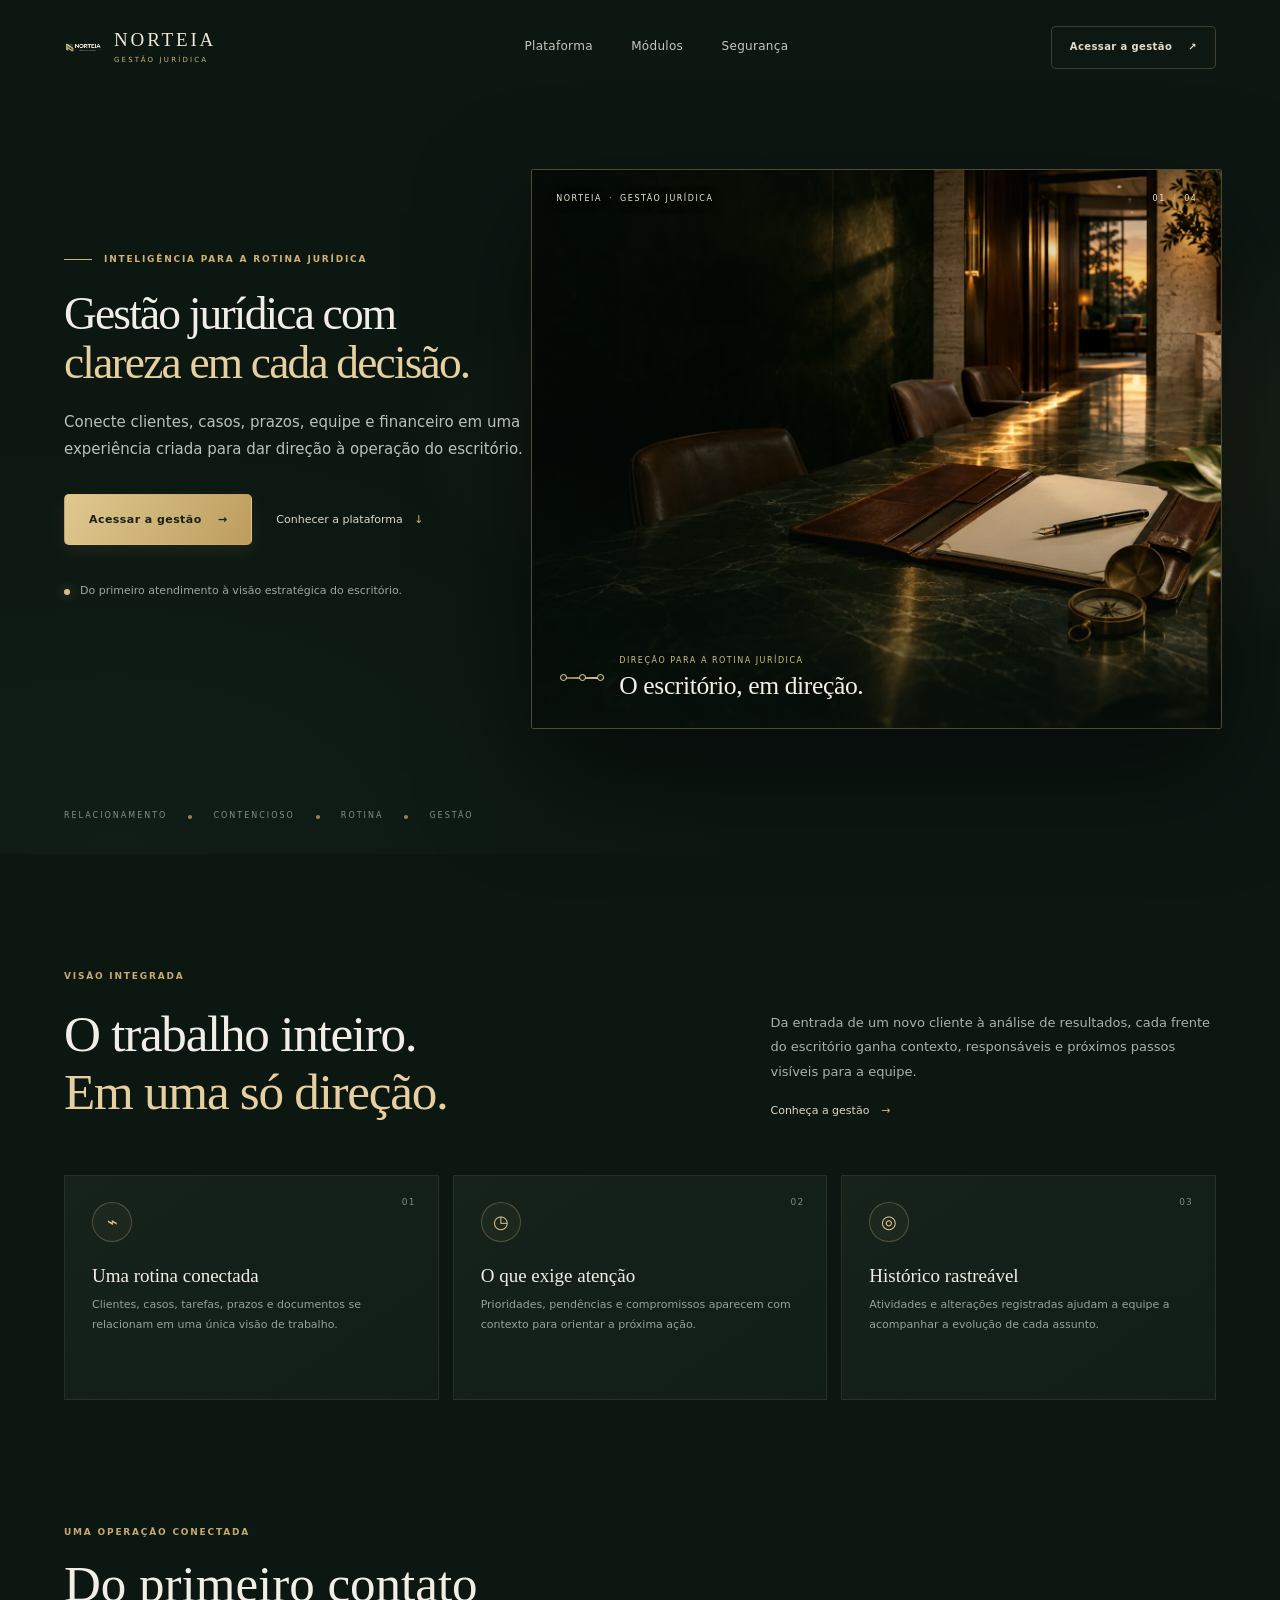
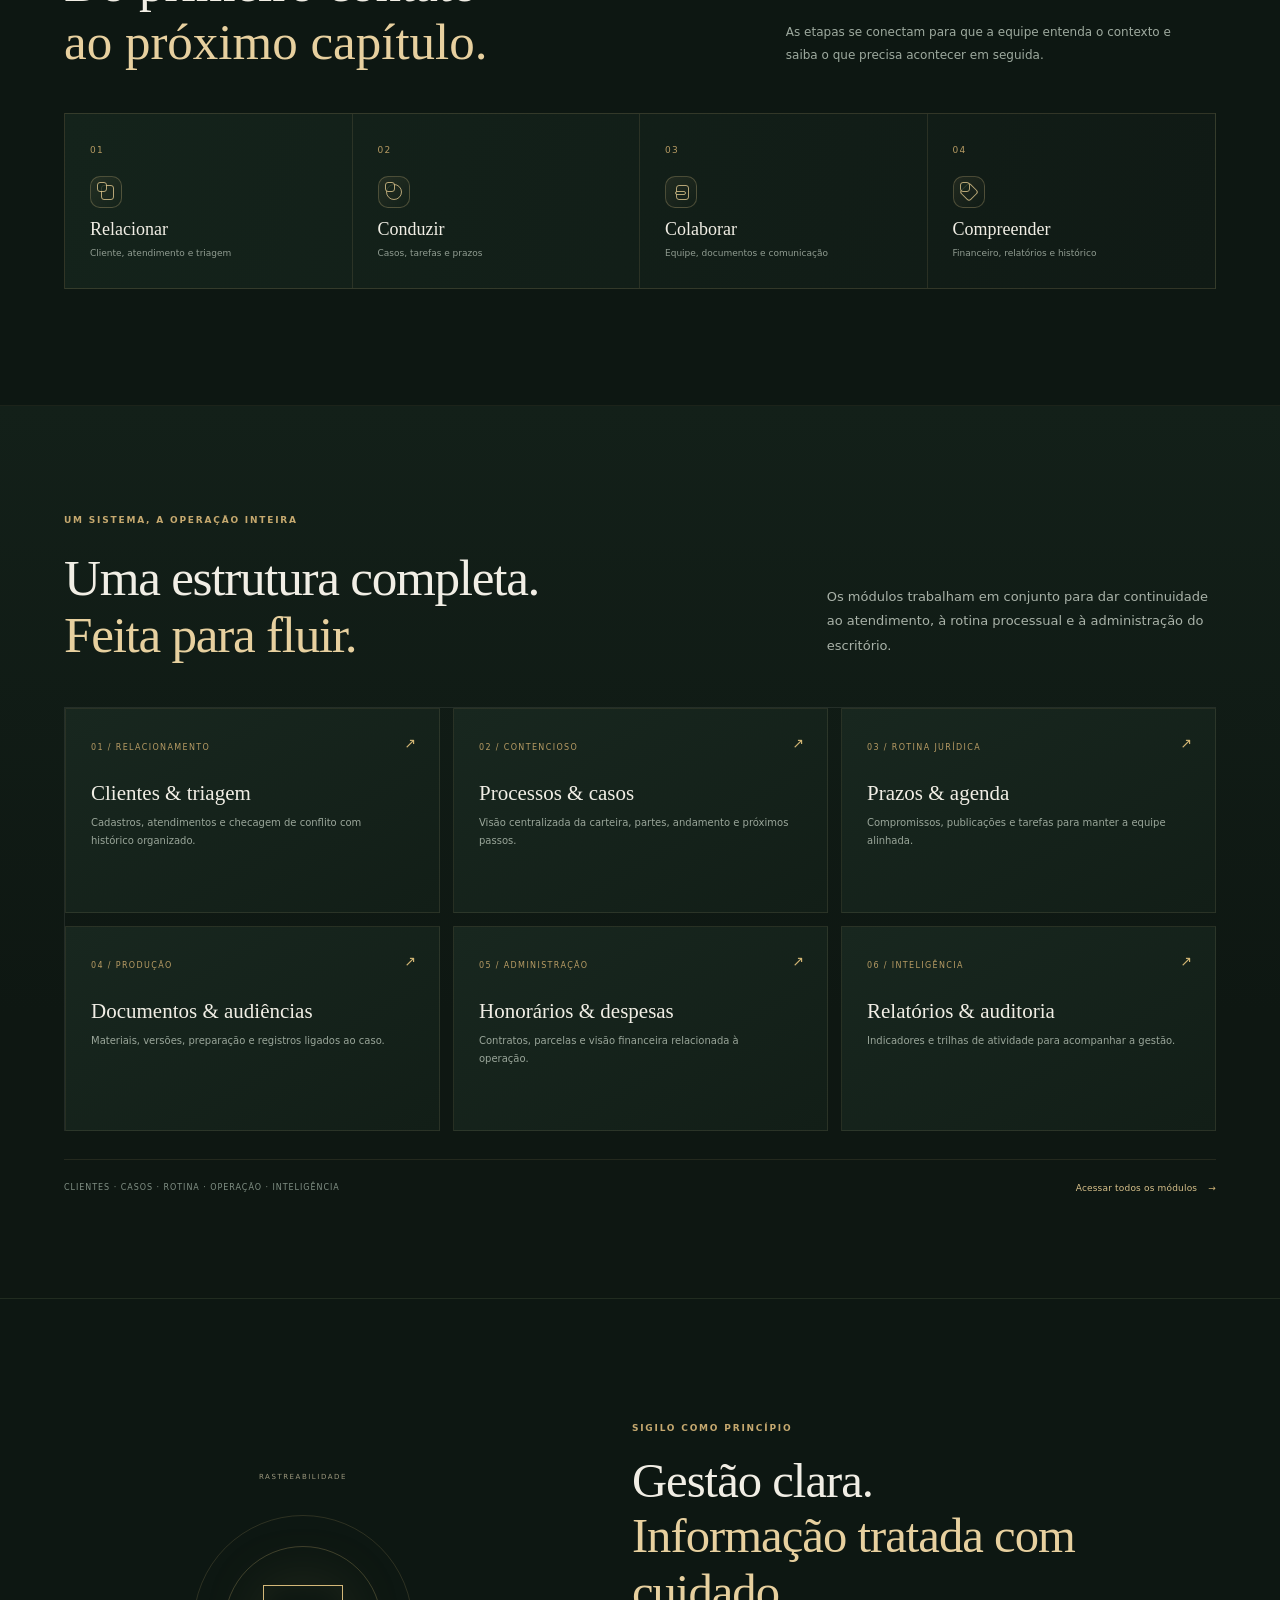
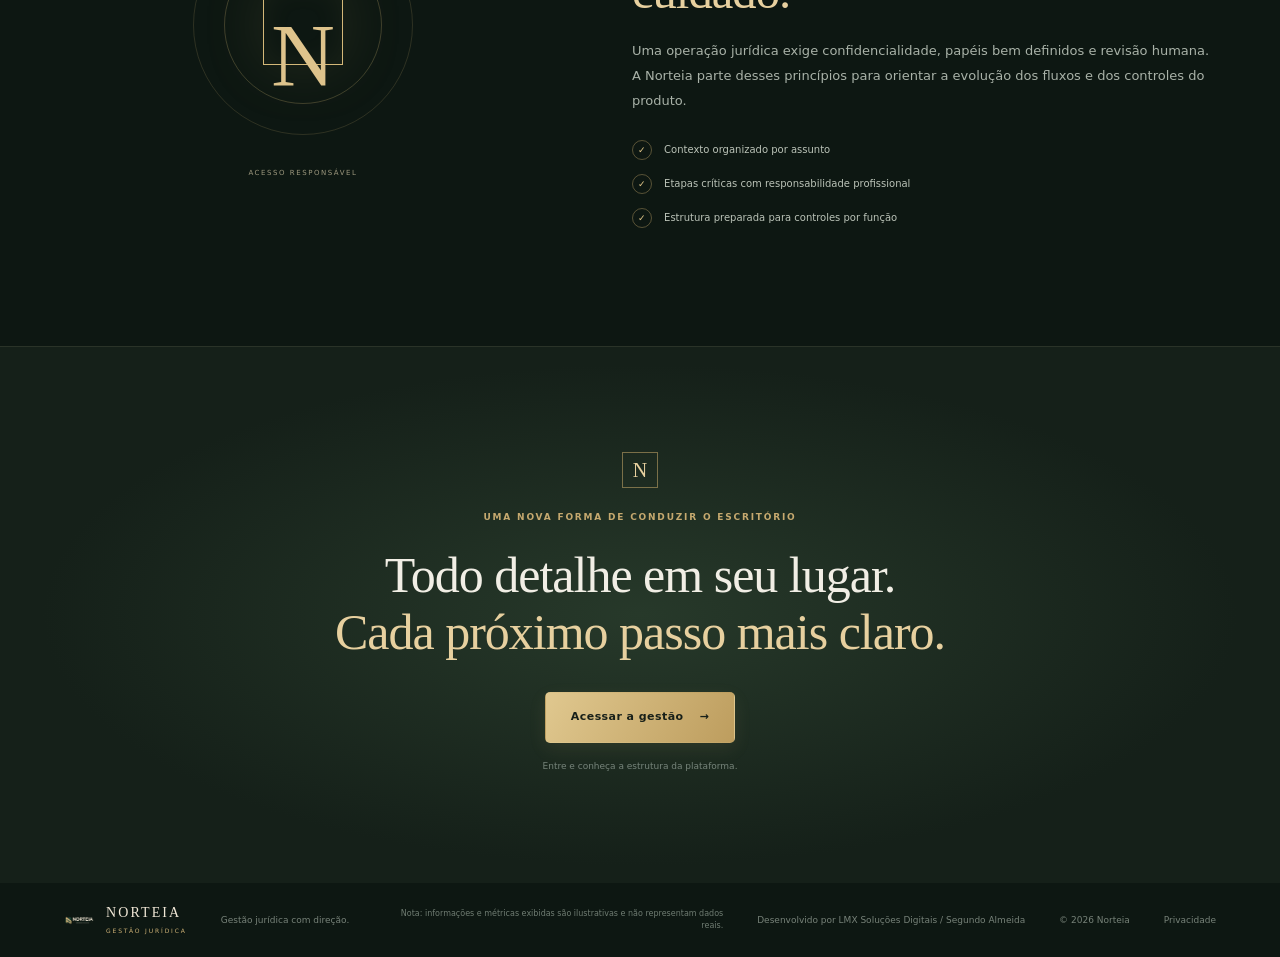
<file: index.html>
<!doctype html>
<html lang="pt-BR">
<head>
  <meta charset="utf-8">
  <meta name="viewport" content="width=device-width, initial-scale=1">
  <meta http-equiv="Content-Security-Policy" content="default-src 'self'; img-src 'self' data:; style-src 'self' 'unsafe-inline'; script-src 'self'; font-src 'self' data:; connect-src 'self'; object-src 'none'; base-uri 'self'; form-action 'self'">
  <meta name="theme-color" content="#101a16">
  <meta name="description" content="Norteia organiza clientes, processos, prazos e a operação do escritório em uma experiência jurídica integrada.">
  <meta property="og:title" content="Norteia — Gestão jurídica com direção">
  <meta property="og:description" content="Clareza para conduzir cada detalhe da operação jurídica.">
  <meta property="og:type" content="website">
  <title>Norteia — Gestão jurídica com direção</title>
  <link rel="icon" href="/norteia-monograma.png" type="image/png">
  <link rel="stylesheet" href="/styles.css">
  <link rel="stylesheet" href="/refinements.css?v=20261120-visual-refresh">
</head>
<body class="marketing-page">
  <header class="site-header">
    <a class="brand" href="/" aria-label="Norteia, início">
      <img src="/norteia-monograma.png" alt="" class="brand-mark">
      <span class="brand-word">NORTEIA<span>GESTÃO JURÍDICA</span></span>
    </a>
    <nav class="main-nav" aria-label="Navegação principal">
      <a href="#plataforma">Plataforma</a>
      <a href="#modulos">Módulos</a>
      <a href="#seguranca">Segurança</a>
    </nav>
      <a class="button button-outline header-action" href="/demo/">Acessar a gestão <span aria-hidden="true">↗</span></a>
    <button class="mobile-menu" type="button" aria-label="Abrir navegação" aria-expanded="false">☰</button>
  </header>

  <main>
    <section class="hero-shell">
      <div class="hero-copy">
        <div class="eyebrow"><span class="eyebrow-line"></span> INTELIGÊNCIA PARA A ROTINA JURÍDICA</div>
        <h1>Gestão jurídica com<br><em>clareza em cada decisão.</em></h1>
        <p class="hero-lead">Conecte clientes, casos, prazos, equipe e financeiro em uma experiência criada para dar direção à operação do escritório.</p>
        <div class="hero-actions">
          <a class="button button-gold" href="/demo/">Acessar a gestão <span aria-hidden="true">→</span></a>
          <a class="text-link" href="#plataforma">Conhecer a plataforma <span aria-hidden="true">↓</span></a>
        </div>
        <div class="hero-proof"><span class="proof-dot"></span><span>Do primeiro atendimento à visão estratégica do escritório.</span></div>
      </div>
      <figure class="hero-visual">
        <img class="hero-art" src="/brand/norteia-hero-art.webp" alt="Sala contemporânea em tons verdes e dourados, com uma pasta jurídica e uma bússola sobre mesa de pedra." fetchpriority="high">
        <div class="hero-art-shade" aria-hidden="true"></div>
        <div class="hero-art-topline"><span>NORTEIA <i>·</i> GESTÃO JURÍDICA</span><span>01 <b>/</b> 04</span></div>
        <figcaption class="hero-art-caption"><span class="hero-art-route" aria-hidden="true"><i></i><i></i><i></i></span><span><small>DIREÇÃO PARA A ROTINA JURÍDICA</small><b>O escritório, em direção.</b></span></figcaption>
      </figure>
      <div class="hero-bottom"><span>RELACIONAMENTO</span><i></i><span>CONTENCIOSO</span><i></i><span>ROTINA</span><i></i><span>GESTÃO</span></div>
    </section>

    <section class="intro-section section-wrap" id="plataforma">
      <div class="section-kicker">VISÃO INTEGRADA</div>
      <div class="intro-grid"><h2>O trabalho inteiro.<br><em>Em uma só direção.</em></h2><div><p>Da entrada de um novo cliente à análise de resultados, cada frente do escritório ganha contexto, responsáveis e próximos passos visíveis para a equipe.</p><a class="text-link gold-link" href="/demo/">Conheça a gestão <span>→</span></a></div></div>
      <div class="value-grid">
        <article class="value-card"><span class="value-number">01</span><div class="value-icon">⌁</div><h3>Uma rotina conectada</h3><p>Clientes, casos, tarefas, prazos e documentos se relacionam em uma única visão de trabalho.</p></article>
        <article class="value-card"><span class="value-number">02</span><div class="value-icon">◷</div><h3>O que exige atenção</h3><p>Prioridades, pendências e compromissos aparecem com contexto para orientar a próxima ação.</p></article>
        <article class="value-card"><span class="value-number">03</span><div class="value-icon">◎</div><h3>Histórico rastreável</h3><p>Atividades e alterações registradas ajudam a equipe a acompanhar a evolução de cada assunto.</p></article>
      </div>
    </section>

    <section class="journey-section section-wrap" id="fluxo">
      <div class="journey-heading"><div><div class="section-kicker">UMA OPERAÇÃO CONECTADA</div><h2>Do primeiro contato<br><em>ao próximo capítulo.</em></h2></div><p>As etapas se conectam para que a equipe entenda o contexto e saiba o que precisa acontecer em seguida.</p></div>
      <div class="journey-rail" aria-label="Etapas da operação do escritório">
        <article class="journey-step"><span>01</span><div class="journey-step-icon" aria-hidden="true"></div><b>Relacionar</b><small>Cliente, atendimento e triagem</small></article>
        <article class="journey-step"><span>02</span><div class="journey-step-icon" aria-hidden="true"></div><b>Conduzir</b><small>Casos, tarefas e prazos</small></article>
        <article class="journey-step"><span>03</span><div class="journey-step-icon" aria-hidden="true"></div><b>Colaborar</b><small>Equipe, documentos e comunicação</small></article>
        <article class="journey-step"><span>04</span><div class="journey-step-icon" aria-hidden="true"></div><b>Compreender</b><small>Financeiro, relatórios e histórico</small></article>
      </div>
    </section>

    <section class="modules-section" id="modulos">
      <div class="section-wrap">
        <div class="section-kicker">UM SISTEMA, A OPERAÇÃO INTEIRA</div>
      <div class="modules-heading"><h2>Uma estrutura completa.<br><em>Feita para fluir.</em></h2><p>Os módulos trabalham em conjunto para dar continuidade ao atendimento, à rotina processual e à administração do escritório.</p></div>
        <div class="module-cards">
          <a href="/demo/?module=clientes" class="module-card"><span>01 / RELACIONAMENTO</span><b>Clientes & triagem</b><p>Cadastros, atendimentos e checagem de conflito com histórico organizado.</p><i>↗</i></a>
          <a href="/demo/?module=processos" class="module-card"><span>02 / CONTENCIOSO</span><b>Processos & casos</b><p>Visão centralizada da carteira, partes, andamento e próximos passos.</p><i>↗</i></a>
          <a href="/demo/?module=prazos" class="module-card"><span>03 / ROTINA JURÍDICA</span><b>Prazos & agenda</b><p>Compromissos, publicações e tarefas para manter a equipe alinhada.</p><i>↗</i></a>
          <a href="/demo/?module=documentos" class="module-card"><span>04 / PRODUÇÃO</span><b>Documentos & audiências</b><p>Materiais, versões, preparação e registros ligados ao caso.</p><i>↗</i></a>
          <a href="/demo/?module=financeiro" class="module-card"><span>05 / ADMINISTRAÇÃO</span><b>Honorários & despesas</b><p>Contratos, parcelas e visão financeira relacionada à operação.</p><i>↗</i></a>
          <a href="/demo/?module=relatorios" class="module-card"><span>06 / INTELIGÊNCIA</span><b>Relatórios & auditoria</b><p>Indicadores e trilhas de atividade para acompanhar a gestão.</p><i>↗</i></a>
        </div>
        <div class="module-foot"><span>CLIENTES · CASOS · ROTINA · OPERAÇÃO · INTELIGÊNCIA</span><a href="/demo/">Acessar todos os módulos <span>→</span></a></div>
      </div>
    </section>

    <section class="security-section section-wrap" id="seguranca">
      <div class="security-art"><div class="security-ring ring-one"></div><div class="security-ring ring-two"></div><div class="security-emblem">N</div><span class="security-orbit orbit-a">RASTREABILIDADE</span><span class="security-orbit orbit-b">ACESSO RESPONSÁVEL</span></div>
      <div class="security-copy"><div class="section-kicker">SIGILO COMO PRINCÍPIO</div><h2>Gestão clara.<br><em>Informação tratada com cuidado.</em></h2><p>Uma operação jurídica exige confidencialidade, papéis bem definidos e revisão humana. A Norteia parte desses princípios para orientar a evolução dos fluxos e dos controles do produto.</p><div class="security-points"><span><i>✓</i> Contexto organizado por assunto</span><span><i>✓</i> Etapas críticas com responsabilidade profissional</span><span><i>✓</i> Estrutura preparada para controles por função</span></div></div>
    </section>

    <section class="closing-section"><div class="closing-mark">N</div><div class="section-kicker">UMA NOVA FORMA DE CONDUZIR O ESCRITÓRIO</div><h2>Todo detalhe em seu lugar.<br><em>Cada próximo passo mais claro.</em></h2><a class="button button-gold" href="/demo/">Acessar a gestão <span>→</span></a><small>Entre e conheça a estrutura da plataforma.</small></section>
  </main>

  <footer class="site-footer"><a class="brand" href="/"><img src="/norteia-monograma.png" alt="" class="brand-mark"><span class="brand-word">NORTEIA<span>GESTÃO JURÍDICA</span></span></a><span>Gestão jurídica com direção.</span><span class="site-footnote">Nota: informações e métricas exibidas são ilustrativas e não representam dados reais.</span><span>Desenvolvido por LMX Soluções Digitais / Segundo Almeida</span><span>© 2026 Norteia</span><a href="/privacidade/">Privacidade</a></footer>
  <script src="/site.js" defer></script>
</body>
</html>
</file>
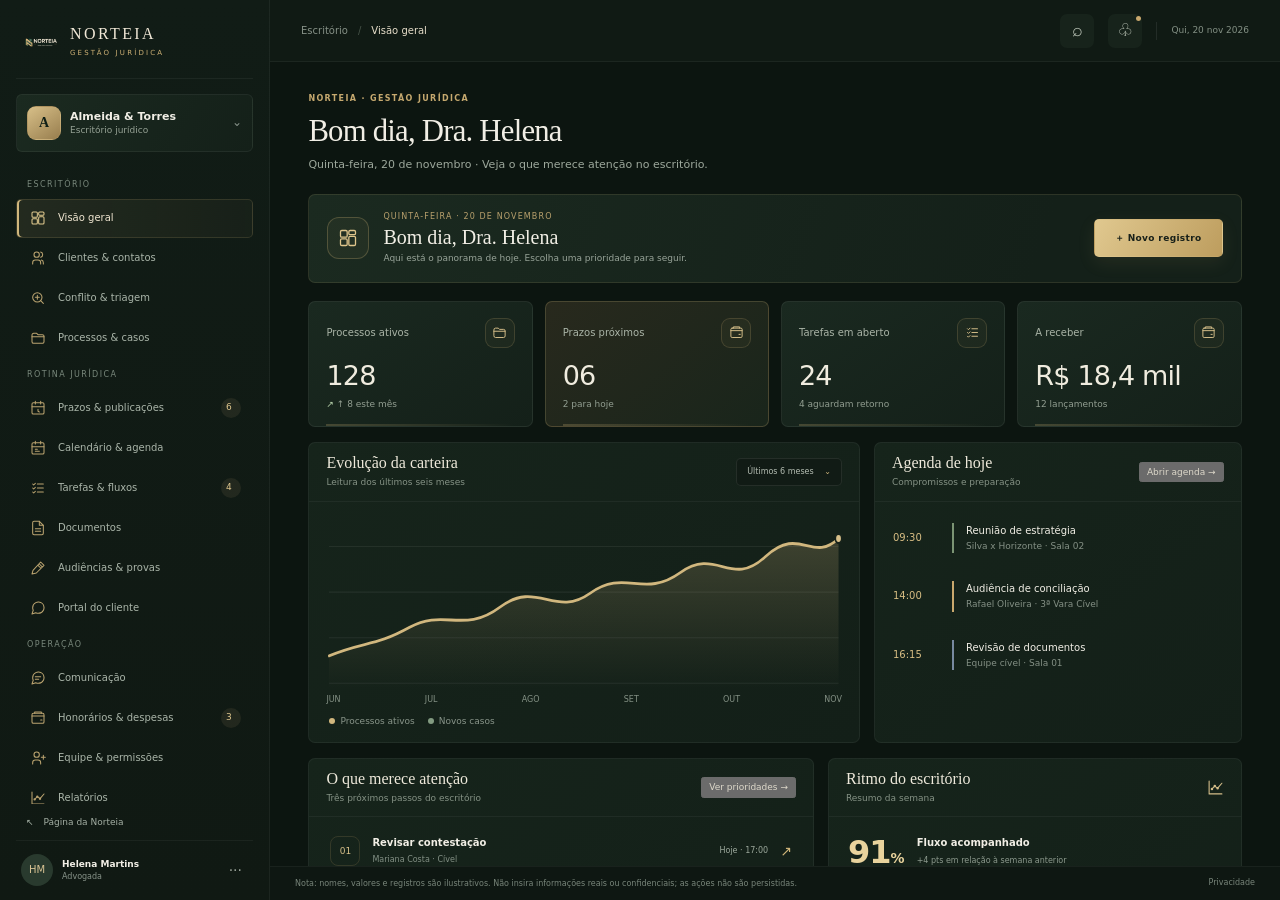
<file: demo.html>
<!doctype html>
<html lang="pt-BR">
<head>
  <meta charset="utf-8">
  <meta name="viewport" content="width=device-width, initial-scale=1">
  <meta http-equiv="Content-Security-Policy" content="default-src 'self'; img-src 'self' data:; style-src 'self' 'unsafe-inline'; script-src 'self'; font-src 'self' data:; connect-src 'self'; object-src 'none'; base-uri 'self'; form-action 'self'">
  <meta name="theme-color" content="#101a16">
  <meta name="description" content="Norteia reúne a gestão jurídica em uma visão conectada de clientes, casos, prazos e operação.">
  <title>Norteia — Gestão jurídica</title>
  <link rel="icon" href="/norteia-monograma.png" type="image/png">
  <link rel="stylesheet" href="/styles.css">
  <link rel="stylesheet" href="/refinements.css?v=20261120-visual-refresh">
</head>
<body class="app-page">
  <aside class="sidebar" id="sidebar">
    <a class="brand app-brand" href="/"><img src="/norteia-monograma.png" alt="" class="brand-mark"><span class="brand-word">NORTEIA<span>GESTÃO JURÍDICA</span></span></a>
    <div class="workspace-switch"><span class="workspace-avatar">A</span><span><b>Almeida & Torres</b><small>Escritório jurídico</small></span><span class="switch-chevron">⌄</span></div>
    <div class="sidebar-label">ESCRITÓRIO</div>
    <nav class="app-nav" id="app-nav" aria-label="Módulos do escritório"></nav>
    <div class="sidebar-bottom"><a href="/" class="back-site"><span>↖</span> Página da Norteia</a><div class="user-card"><div class="user-avatar">HM</div><span><b>Helena Martins</b><small>Advogada</small></span><button aria-label="Opções do perfil">···</button></div></div>
  </aside>

  <main class="app-main">
    <header class="app-topbar"><button class="mobile-menu app-mobile-menu" aria-label="Abrir menu" aria-expanded="false">☰</button><div class="breadcrumbs"><span>Escritório</span><b>/</b><strong id="current-crumb">Visão geral</strong></div><div class="top-actions"><button class="icon-button" aria-label="Pesquisar" id="search-open">⌕</button><button class="icon-button notification-button" aria-label="Notificações">♧<i></i></button><span class="top-divider"></span><span class="top-date">Qui, 20 nov 2026</span></div></header>
    <section class="app-content" id="app-content" tabindex="-1"></section>
    <footer class="app-footer"><span class="app-footnote">Nota: nomes, valores e registros são ilustrativos. Não insira informações reais ou confidenciais; as ações não são persistidas.</span><a href="/privacidade/">Privacidade</a></footer>
  </main>
  <div class="toast-region" id="toast-region" aria-live="polite"></div>
  <dialog class="modal" id="action-modal"><form method="dialog" class="modal-card"><button class="modal-close" aria-label="Fechar">×</button><span class="section-kicker" id="modal-kicker">NOVO REGISTRO</span><h2 id="modal-title">Novo registro</h2><p id="modal-copy">Fluxo de trabalho do escritório.</p><label id="modal-field-label" for="modal-input">Título</label><input id="modal-input" placeholder="Ex.: Revisar documentação" autocomplete="off"><div class="modal-actions"><button class="button button-outline" value="cancel">Cancelar</button><button class="button button-gold" value="default" id="modal-confirm">Adicionar nesta sessão</button></div></form></dialog>
  <dialog class="search-dialog" id="search-dialog"><form method="dialog"><label for="global-search">Buscar no painel</label><input id="global-search" placeholder="Clientes, processos, prazos…" autocomplete="off"><button class="modal-close" aria-label="Fechar">×</button><p>Busca entre os itens disponíveis nesta página.</p></form></dialog>
  <script src="/demo.js?v=20261120-visual-refresh" defer></script>
</body>
</html>
</file>
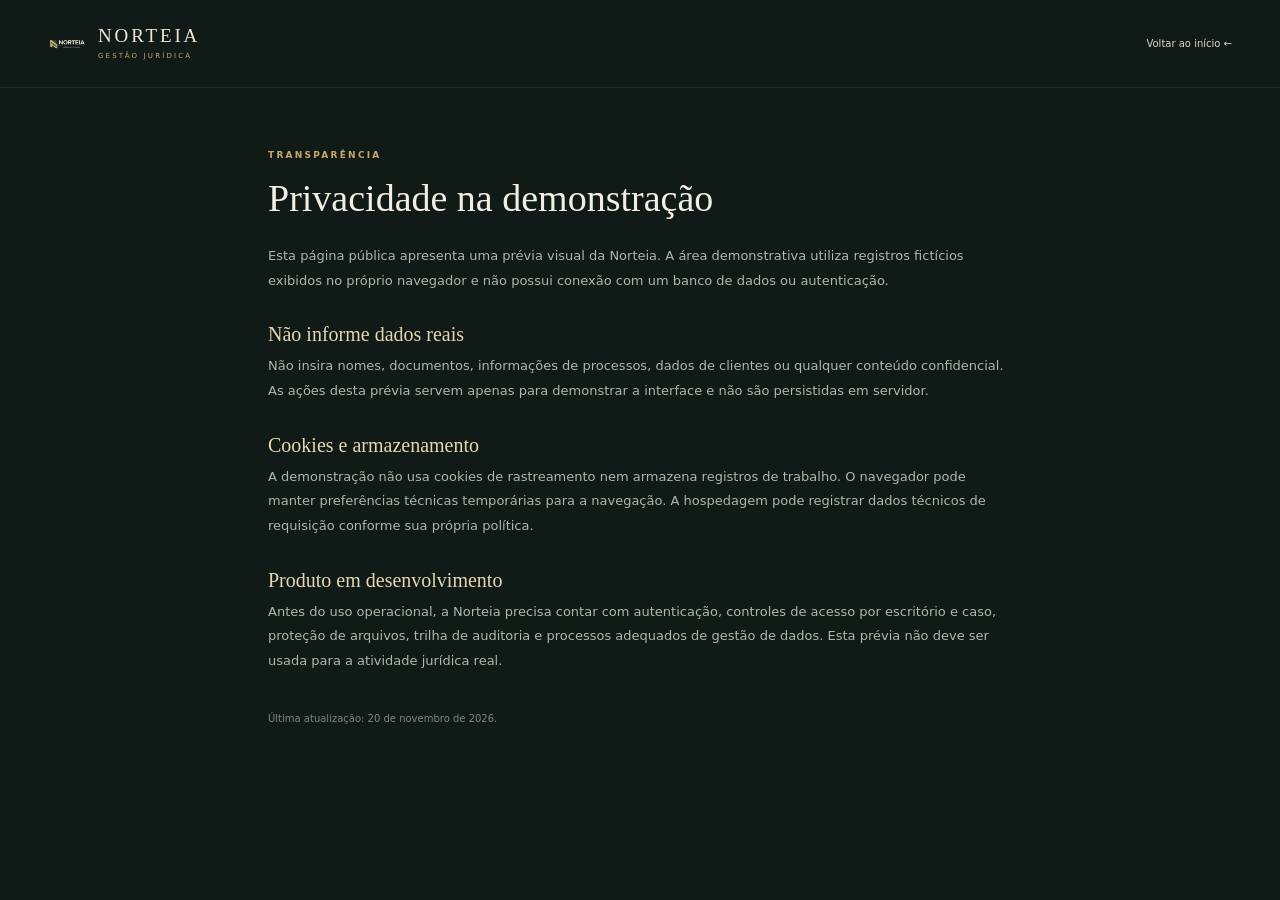
<file: privacidade.html>
<!doctype html>
<html lang="pt-BR"><head><meta charset="utf-8"><meta name="viewport" content="width=device-width, initial-scale=1"><meta name="theme-color" content="#101a16"><title>Privacidade — Norteia</title><link rel="stylesheet" href="/styles.css"><link rel="icon" href="/norteia-monograma.png" type="image/png"></head><body class="privacy-page"><header class="site-header"><a class="brand" href="/"><img src="/norteia-monograma.png" alt="" class="brand-mark"><span class="brand-word">NORTEIA<span>GESTÃO JURÍDICA</span></span></a><a class="text-link" href="/">Voltar ao início ←</a></header><main class="privacy-content"><div class="section-kicker">TRANSPARÊNCIA</div><h1>Privacidade na demonstração</h1><p>Esta página pública apresenta uma prévia visual da Norteia. A área demonstrativa utiliza registros fictícios exibidos no próprio navegador e não possui conexão com um banco de dados ou autenticação.</p><h2>Não informe dados reais</h2><p>Não insira nomes, documentos, informações de processos, dados de clientes ou qualquer conteúdo confidencial. As ações desta prévia servem apenas para demonstrar a interface e não são persistidas em servidor.</p><h2>Cookies e armazenamento</h2><p>A demonstração não usa cookies de rastreamento nem armazena registros de trabalho. O navegador pode manter preferências técnicas temporárias para a navegação. A hospedagem pode registrar dados técnicos de requisição conforme sua própria política.</p><h2>Produto em desenvolvimento</h2><p>Antes do uso operacional, a Norteia precisa contar com autenticação, controles de acesso por escritório e caso, proteção de arquivos, trilha de auditoria e processos adequados de gestão de dados. Esta prévia não deve ser usada para a atividade jurídica real.</p><p class="privacy-updated">Última atualização: 20 de novembro de 2026.</p></main></body></html>
</file>
<file: styles.css>
:root{color-scheme:dark;--ink:#f2eee4;--ink-muted:#b4b8ad;--gold:#c9a86d;--gold-bright:#dfc28b;--green:#101a16;--green-2:#15231d;--green-3:#1d3027;--line:rgba(221,202,161,.14);--panel:#16221c;--panel-soft:#192720;--muted:#8d988e;--red:#cb7e72;--blue:#8daea4;--sans:Inter,ui-sans-serif,system-ui,-apple-system,BlinkMacSystemFont,"Segoe UI",sans-serif;--serif:Georgia,"Times New Roman",serif}*{box-sizing:border-box}html{scroll-behavior:smooth}body{margin:0;background:var(--green);color:var(--ink);font-family:var(--sans);font-size:14px;line-height:1.6}a{color:inherit;text-decoration:none}button,input{font:inherit}button{color:inherit}.site-header{height:88px;max-width:1320px;padding:0 48px;margin:auto;display:flex;align-items:center;justify-content:space-between;position:relative;z-index:5}.brand{display:flex;align-items:center;gap:12px;min-width:198px}.brand-mark{width:38px;height:38px;object-fit:contain}.brand-word{font-family:var(--serif);font-size:19px;letter-spacing:.15em;color:#f0e7d6;line-height:1.05}.brand-word span{display:block;font-family:var(--sans);font-size:7px;letter-spacing:.31em;color:var(--gold);margin-top:7px}.main-nav{display:flex;gap:36px;color:#c5c8be;font-size:12px}.main-nav a:hover,.text-link:hover,.module-foot a:hover{color:var(--gold-bright)}.button{display:inline-flex;gap:16px;align-items:center;justify-content:center;border:1px solid transparent;border-radius:2px;min-height:46px;padding:0 20px;font-size:11px;font-weight:600;letter-spacing:.04em;transition:.2s ease;cursor:pointer}.button-gold{background:linear-gradient(120deg,#d3b47a,#b9985d);color:#182019;box-shadow:0 5px 24px #bb99552a}.button-gold:hover{background:#e3ca99;transform:translateY(-1px)}.button-outline{border-color:#ac956566;color:#e5dcc8;background:transparent}.button-outline:hover{border-color:var(--gold);color:var(--gold-bright)}.header-action{min-height:40px;font-size:10px}.mobile-menu{display:none;background:none;border:0;font-size:21px}.hero-shell{max-width:1320px;margin:0 auto;padding:46px 48px 0;position:relative;min-height:659px;background:radial-gradient(ellipse at 77% 45%,#bd9c4c13,transparent 39%)}.hero-copy{position:relative;z-index:2;max-width:510px;padding-top:60px}.eyebrow,.section-kicker{font-size:9px;letter-spacing:.25em;color:var(--gold);font-weight:650}.eyebrow{display:flex;align-items:center;gap:12px}.eyebrow-line{display:inline-block;width:28px;height:1px;background:var(--gold)}h1,h2,h3,p{margin-top:0}.hero-copy h1{font-family:var(--serif);font-weight:400;font-size:48px;line-height:1.14;letter-spacing:-.035em;margin:24px 0 20px}.hero-copy h1 em,.intro-grid h2 em,.modules-heading h2 em,.security-copy h2 em,.closing-section h2 em{font-weight:400;color:var(--gold-bright)}.hero-lead{max-width:448px;color:#b9beb4;font-size:14px;line-height:1.85}.hero-actions{display:flex;align-items:center;gap:26px;margin-top:30px}.text-link{font-size:11px;color:#ddd8ca}.text-link span{margin-left:8px;color:var(--gold)}.hero-proof{display:flex;align-items:center;gap:10px;margin-top:54px;max-width:355px;color:#818d82;font-size:10px;line-height:1.6}.proof-dot{width:6px;height:6px;border-radius:50%;background:#d6bd87;box-shadow:0 0 12px #d6bd8770;flex:0 0 auto}.hero-visual{position:absolute;right:48px;top:47px;width:62%;height:500px}.visual-glow{position:absolute;inset:10% 0 5%;background:radial-gradient(ellipse,#c2a26018,transparent 69%)}.dashboard-preview{position:absolute;top:43px;right:0;width:min(100%,687px);height:398px;background:#15221b;border:1px solid #c8aa6b2b;box-shadow:0 24px 80px #0006;transform:perspective(1300px) rotateY(-5deg) rotateX(2deg);overflow:hidden}.preview-top{height:43px;border-bottom:1px solid #ffffff0c;display:flex;justify-content:space-between;align-items:center;padding:0 19px}.preview-logo{display:flex;align-items:center;gap:8px;font-family:var(--serif);letter-spacing:.17em;font-size:10px;color:#e8ddc3}.preview-mark{width:17px;height:17px;border:1px solid var(--gold);color:var(--gold);display:grid;place-items:center;font-family:var(--serif);font-size:10px}.preview-profile{font-size:8px;color:#aab0a7;display:flex;gap:6px;align-items:center}.preview-profile i{width:6px;height:6px;background:#76aa83;border-radius:50%}.preview-content{padding:19px 22px}.preview-heading{display:flex;justify-content:space-between;align-items:center}.preview-heading small{font-size:7px;letter-spacing:.18em;color:#8a988c}.preview-heading h3{font-family:var(--serif);font-size:19px;font-weight:400;margin:5px 0 0}.preview-period{padding:6px 10px;border:1px solid #ffffff14;color:#c0c4bb;font-size:8px}.preview-metrics{display:grid;grid-template-columns:repeat(3,1fr);gap:10px;margin-top:16px}.preview-metrics article{background:#1b2a22;border:1px solid #ffffff09;padding:12px 13px}.preview-metrics article span,.preview-metrics article small{display:block;color:#a1a99f;font-size:8px}.preview-metrics article strong{display:block;font-size:23px;font-weight:450;margin:3px 0}.preview-metrics .trend{color:#9bb89d}.preview-metrics .muted{color:#879186}.preview-lower{display:grid;grid-template-columns:1fr 1fr;gap:13px;margin-top:12px}.preview-chart,.preview-agenda{height:140px;background:#19271f;border:1px solid #ffffff09;padding:12px 13px}.widget-heading{display:flex;align-items:center;justify-content:space-between}.widget-heading b{font-size:9px;font-weight:550}.widget-heading span{font-size:7px;color:#a1a99e}.chart-bars{height:76px;display:flex;align-items:end;justify-content:space-around;gap:9px;padding:6px 8px 0;border-bottom:1px solid #ffffff12}.chart-bars i{flex:1;max-width:19px;background:linear-gradient(180deg,#d7bd86,#8c774c);opacity:.82}.chart-bars i:nth-child(2n){background:linear-gradient(180deg,#859c84,#455e4e)}.chart-labels{display:flex;justify-content:space-around;font-size:6px;color:#79847b;padding-top:5px}.agenda-item{display:flex;gap:9px;margin-top:15px}.agenda-item time{font-size:8px;color:var(--gold-bright);width:32px}.agenda-item span b,.agenda-item span small{display:block;font-size:8px;line-height:1.4;font-weight:500}.agenda-item span small{font-size:7px;color:#8d988e;margin-top:3px}.preview-note{position:absolute;right:14px;bottom:4px;font-size:7px;color:#768176}.floating-alert{position:absolute;left:-5px;bottom:6px;display:flex;align-items:center;gap:10px;padding:11px 14px;background:#202e25;border:1px solid #c8aa6b36;box-shadow:0 14px 38px #0006}.alert-icon{color:var(--gold);font-size:16px}.floating-alert b,.floating-alert small{display:block;font-size:9px;font-weight:500}.floating-alert small{font-size:8px;color:#9da69a}.alert-check{color:#a8c6a4;font-size:11px;margin-left:12px}.visual-caption{position:absolute;right:10px;bottom:0;font-family:var(--serif);font-style:italic;color:#8c9186;font-size:12px}.hero-bottom{position:absolute;bottom:24px;left:48px;right:48px;display:flex;align-items:center;gap:15px;color:#637168;font-size:8px;letter-spacing:.23em}.hero-bottom i{width:3px;height:3px;border-radius:50%;background:#b39863}.section-wrap{max-width:1190px;margin:0 auto;padding-left:48px;padding-right:48px}.intro-section{padding-top:105px;padding-bottom:110px}.intro-grid{display:grid;grid-template-columns:1fr 1fr;gap:60px;margin-top:19px;align-items:end}.intro-grid h2,.modules-heading h2,.security-copy h2,.closing-section h2{font-family:var(--serif);font-size:36px;font-weight:400;line-height:1.2;letter-spacing:-.02em;margin-bottom:0}.intro-grid p,.modules-heading p,.security-copy>p{color:#adb5aa;font-size:12px;line-height:1.9;max-width:480px}.gold-link{color:#dfd6c1}.value-grid{display:grid;grid-template-columns:repeat(3,1fr);gap:15px;margin-top:55px}.value-card{position:relative;min-height:205px;padding:25px 23px;background:linear-gradient(145deg,#17251e,#132019);border:1px solid #d1b67518}.value-number{position:absolute;right:22px;top:19px;color:#59675d;font-size:9px;letter-spacing:.1em}.value-icon{width:37px;height:37px;border:1px solid #c8aa6b55;color:var(--gold-bright);display:grid;place-items:center;font-family:var(--serif);font-size:20px}.value-card h3{font-family:var(--serif);font-size:16px;font-weight:400;margin:20px 0 8px}.value-card p{font-size:10px;line-height:1.8;color:#909b90;max-width:280px}.modules-section{padding:92px 0 87px;background:#141f19;border-top:1px solid #e3d4b11a;border-bottom:1px solid #e3d4b11a}.modules-heading{display:flex;justify-content:space-between;align-items:end;margin-top:18px}.modules-heading p{max-width:310px;margin-bottom:4px}.module-cards{display:grid;grid-template-columns:repeat(3,1fr);margin-top:42px;border-top:1px solid #ffffff15;border-left:1px solid #ffffff15}.module-card{min-height:185px;padding:22px 23px;position:relative;border-right:1px solid #ffffff15;border-bottom:1px solid #ffffff15;transition:.2s}.module-card:hover{background:#1e2c23}.module-card span{font-size:8px;letter-spacing:.12em;color:var(--gold)}.module-card b{display:block;margin-top:19px;font-family:var(--serif);font-size:16px;font-weight:400}.module-card p{max-width:270px;color:#8f9b90;font-size:10px;line-height:1.7;margin-top:7px}.module-card i{position:absolute;right:22px;bottom:18px;color:#d3bc85;font-style:normal;font-size:14px}.module-foot{display:flex;justify-content:space-between;align-items:center;padding-top:25px;color:#788579;font-size:8px;letter-spacing:.1em}.module-foot a{font-size:10px;letter-spacing:0;color:#d8c99f}.module-foot a span{margin-left:8px;color:var(--gold)}.security-section{display:grid;grid-template-columns:.9fr 1.1fr;gap:75px;align-items:center;padding-top:112px;padding-bottom:112px}.security-art{height:280px;position:relative;display:grid;place-items:center;overflow:hidden}.security-ring{position:absolute;border:1px solid #d1b6752a;border-radius:50%}.ring-one{width:220px;height:220px}.ring-two{width:158px;height:158px;border-color:#d1b67540}.security-emblem{height:80px;width:80px;display:grid;place-items:center;border:1px solid #d4b879;color:#dec38c;font-family:var(--serif);font-size:43px;box-shadow:0 0 65px #ccad6620,inset 0 0 30px #ccad6612}.security-orbit{position:absolute;color:#9d987e;font-size:7px;letter-spacing:.22em}.orbit-a{top:30px;left:50%;transform:translateX(-50%)}.orbit-b{bottom:28px;left:50%;transform:translateX(-50%)}.security-copy h2{font-size:31px;margin-top:15px}.security-copy>p{margin-top:17px;max-width:495px}.security-points{display:grid;gap:9px;margin-top:22px;color:#b7beb2;font-size:10px}.security-points i{color:var(--gold-bright);font-style:normal;margin-right:9px}.closing-section{text-align:center;padding:82px 24px 85px;background:radial-gradient(ellipse at center,#273428,#152019 63%);border-top:1px solid #e3d4b11a}.closing-mark{margin:0 auto 22px;width:36px;height:36px;border:1px solid #c8aa6b8c;color:var(--gold-bright);display:grid;place-items:center;font-family:var(--serif);font-size:20px}.closing-section h2{font-size:34px;margin:16px 0 26px}.closing-section small{display:block;color:#788579;font-size:8px;margin-top:14px}.site-footer{max-width:1320px;padding:24px 48px;margin:auto;display:flex;align-items:center;justify-content:space-between;color:#778279;font-size:9px}.site-footer .brand{min-width:0}.site-footer .brand-mark{width:30px;height:30px}.site-footer .brand-word{font-size:14px}.site-footer .brand-word span{font-size:6px}.site-footer a:hover{color:var(--gold-bright)}

/* Aplicação demonstrativa */
.app-page{height:100vh;overflow:hidden;background:#101a16;font-size:13px}.sidebar{position:fixed;left:0;top:0;bottom:0;width:246px;background:#111c17;border-right:1px solid #ffffff10;display:flex;flex-direction:column;padding:20px 14px 12px;z-index:10}.app-brand{padding:0 8px 19px;border-bottom:1px solid #ffffff10}.app-brand .brand-mark{width:34px;height:34px}.app-brand .brand-word{font-size:16px}.workspace-switch{display:flex;align-items:center;gap:9px;padding:13px 7px 16px;border-bottom:1px solid #ffffff10}.workspace-avatar{width:29px;height:29px;display:grid;place-items:center;background:#314334;color:#dec38c;font-family:var(--serif);border:1px solid #c9a86d3a}.workspace-switch b,.workspace-switch small{display:block;font-size:9px;line-height:1.4}.workspace-switch small{font-size:8px;color:#869187}.switch-chevron{margin-left:auto;color:#89958c;font-size:12px}.sidebar-label{font-size:8px;letter-spacing:.17em;color:#748076;padding:18px 10px 8px}.app-nav{overflow-y:auto;scrollbar-width:thin;scrollbar-color:#344237 transparent}.nav-link{width:100%;border:0;background:transparent;display:flex;align-items:center;gap:11px;padding:9px 10px;margin:1px 0;color:#a5afa5;text-align:left;font-size:10px;border-radius:3px;cursor:pointer;transition:.15s}.nav-link:hover{background:#1c2b22;color:#f0e7d6}.nav-link.active{background:linear-gradient(90deg,#29392d,#1a281f);color:#e5cf9e;box-shadow:inset 2px 0 #c9a86d}.nav-icon{width:15px;text-align:center;color:#bdad81;font-size:13px}.nav-badge{margin-left:auto;font-size:8px;color:#d0b981;background:#c7a9601c;padding:2px 5px}.sidebar-bottom{margin-top:auto}.back-site{display:flex;gap:10px;align-items:center;color:#8e9a90;font-size:9px;padding:12px 10px;border-bottom:1px solid #ffffff10}.back-site:hover{color:#e3ca99}.user-card{display:flex;align-items:center;gap:9px;padding:12px 6px 2px}.user-avatar{width:29px;height:29px;border-radius:50%;background:#27382b;color:#e1c790;display:grid;place-items:center;font-size:9px}.user-card b,.user-card small{display:block;font-size:9px;line-height:1.4}.user-card small{color:#879389;font-size:8px}.user-card button{margin-left:auto;background:transparent;border:0;color:#9aa399}.app-main{height:100vh;margin-left:246px;display:flex;flex-direction:column;min-width:0}.app-topbar{height:56px;flex:0 0 56px;border-bottom:1px solid #ffffff0e;display:flex;align-items:center;justify-content:space-between;padding:0 26px;background:#121d17}.breadcrumbs{display:flex;gap:10px;align-items:center;font-size:10px;color:#859086}.breadcrumbs b{font-weight:400;color:#465348}.breadcrumbs strong{font-weight:500;color:#d4dacd}.top-actions{display:flex;align-items:center;gap:14px;color:#9aa39a}.icon-button{background:transparent;border:0;color:#b6bbae;font-size:18px;cursor:pointer;position:relative}.icon-button:hover{color:#dfc28b}.notification-button i{position:absolute;right:1px;top:2px;width:5px;height:5px;background:#c9a86d;border-radius:50%}.top-divider{height:18px;width:1px;background:#ffffff15}.top-date{font-size:9px}.demo-ribbon{min-height:30px;display:flex;align-items:center;gap:8px;padding:0 29px;background:#9b7c4214;border-bottom:1px solid #bd9d5f29;color:#d7bd83;font-size:8px;letter-spacing:.1em}.demo-pip{width:5px;height:5px;border-radius:50%;background:#d2ae64;box-shadow:0 0 8px #d2ae6466}.demo-ribbon-copy{color:#968b6d;letter-spacing:0;margin-left:6px}.app-content{overflow:auto;flex:1;padding:27px 30px 32px;scrollbar-width:thin;scrollbar-color:#39443b transparent}.app-footer{min-height:30px;flex:0 0 30px;border-top:1px solid #ffffff0b;padding:0 28px;display:flex;align-items:center;justify-content:space-between;color:#66736a;font-size:8px}.app-footer a:hover{color:var(--gold-bright)}.page-title-row{display:flex;align-items:flex-start;justify-content:space-between;gap:20px;margin-bottom:21px}.page-title-row .section-kicker{font-size:8px}.page-title-row h1{font-family:var(--serif);font-size:25px;line-height:1.2;font-weight:400;margin:7px 0 4px}.page-title-row p{color:#89958a;font-size:10px;margin:0}.page-actions{display:flex;gap:8px}.page-actions .button{min-height:35px;padding:0 13px;font-size:9px}.metric-grid{display:grid;grid-template-columns:repeat(4,1fr);gap:12px}.metric-card{padding:14px 15px;background:linear-gradient(145deg,#1a2920,#17231c);border:1px solid #ffffff0c;min-height:103px;position:relative}.metric-top{display:flex;justify-content:space-between;align-items:center;color:#99a397;font-size:9px}.metric-icon{width:23px;height:23px;display:grid;place-items:center;color:#d4bd89;border:1px solid #c9a86d38;font-size:11px}.metric-value{font-size:23px;font-weight:450;line-height:1.2;margin-top:7px}.metric-sub{font-size:8px;color:#879388;margin-top:4px}.metric-sub em{color:#9cbb99;font-style:normal}.overview-grid{display:grid;grid-template-columns:1.2fr .8fr;gap:12px;margin-top:13px}.app-panel{background:#16221b;border:1px solid #ffffff0d}.panel-heading{height:47px;padding:0 16px;display:flex;align-items:center;justify-content:space-between;border-bottom:1px solid #ffffff0d}.panel-heading b{font-family:var(--serif);font-size:13px;font-weight:400}.panel-heading a{font-size:8px;color:#d7c28e}.panel-subtitle{color:#7f8d81;font-size:8px}.chart-panel{padding-bottom:11px}.overview-chart{height:168px;padding:12px 17px 5px;position:relative}.overview-chart svg{width:100%;height:100%;overflow:visible}.chart-gridline{stroke:#ffffff10;stroke-width:1}.chart-area{fill:url(#areaFill)}.chart-line{fill:none;stroke:#d1b77e;stroke-width:2.5;stroke-linecap:round;stroke-linejoin:round}.chart-point{fill:#d8c08a;stroke:#16221b;stroke-width:2}.chart-axis{display:flex;justify-content:space-between;color:#758176;font-size:7px;margin:0 17px}.chart-legend{display:flex;gap:13px;color:#89958a;font-size:8px;padding:0 17px;margin-top:4px}.chart-legend span{display:flex;align-items:center;gap:5px}.chart-legend i{width:6px;height:6px;background:#d1b77e;border-radius:50%}.chart-legend span+span i{background:#829b81}.agenda-list{padding:2px 15px 6px}.agenda-row{display:flex;gap:10px;padding:11px 0;border-bottom:1px solid #ffffff0a}.agenda-row:last-child{border:0}.agenda-time{width:42px;color:#d7bd83;font-size:9px}.agenda-row-content{padding-left:9px;border-left:2px solid #7b9474}.agenda-row:nth-child(2) .agenda-row-content{border-color:#c9a86d}.agenda-row:nth-child(3) .agenda-row-content{border-color:#7889a0}.agenda-row-content b,.agenda-row-content small{display:block;font-size:9px;font-weight:500;line-height:1.5}.agenda-row-content small{color:#849085;font-size:8px;margin-top:2px}.bottom-grid{display:grid;grid-template-columns:1.1fr .9fr;gap:12px;margin-top:13px}.table-wrap{overflow:auto}.data-table{width:100%;border-collapse:collapse;white-space:nowrap}.data-table th{font-size:7px;letter-spacing:.08em;font-weight:550;color:#718075;text-align:left;padding:10px 14px;border-bottom:1px solid #ffffff0d}.data-table td{font-size:8px;padding:10px 14px;color:#c4cabe;border-bottom:1px solid #ffffff09}.data-table tr:last-child td{border-bottom:0}.data-table td:first-child{color:#e3dcca}.table-sub{display:block;font-size:7px;color:#7c897e;margin-top:3px}.status-pill{display:inline-flex;align-items:center;gap:5px;padding:3px 7px;border:1px solid #c9a86d28;background:#c9a86d12;color:#ddc58e;font-size:7px}.status-pill::before{content:"";width:4px;height:4px;background:currentColor;border-radius:50%}.status-pill.green{border-color:#80a58130;background:#80a58112;color:#a5c3a3}.status-pill.red{border-color:#c27d6b30;background:#c27d6b12;color:#df9588}.status-pill.blue{border-color:#8aa1b730;background:#8aa1b712;color:#aabdd0}.activity-list{padding:5px 15px 8px}.activity{display:flex;gap:10px;padding:8px 0}.activity-mark{width:21px;height:21px;border:1px solid #c9a86d30;color:#d7be87;display:grid;place-items:center;font-size:9px;flex:0 0 auto}.activity p{font-size:8px;color:#b9c1b5;margin:0;line-height:1.5}.activity small{display:block;color:#758277;font-size:7px;margin-top:3px}.toolbar{display:flex;align-items:center;justify-content:space-between;gap:10px;margin-bottom:12px}.toolbar-left,.toolbar-right{display:flex;align-items:center;gap:8px}.search-field{height:34px;min-width:205px;padding:0 11px;background:#16221b;border:1px solid #ffffff18;color:#ede9df;font-size:9px;outline:none}.search-field:focus,.filter-select:focus{border-color:#c9a86d8a}.search-field::placeholder{color:#758176}.filter-select{height:34px;min-width:118px;padding:0 10px;background:#16221b;border:1px solid #ffffff18;color:#aab3a8;font-size:9px;outline:none}.record-count{color:#78867a;font-size:8px;margin-left:3px}.empty-state{padding:40px;text-align:center;color:#879388;font-size:10px}.detail-layout{display:grid;grid-template-columns:1.4fr .6fr;gap:12px}.detail-card{padding:18px;background:#16221b;border:1px solid #ffffff0d}.detail-card h3{font-family:var(--serif);font-size:14px;font-weight:400;margin-bottom:13px}.detail-fields{display:grid;grid-template-columns:repeat(2,1fr);gap:15px}.detail-field small{display:block;font-size:7px;letter-spacing:.1em;color:#758176}.detail-field b{display:block;font-size:9px;font-weight:450;margin-top:4px;color:#d9ded4}.timeline{border-left:1px solid #c9a86d38;margin-left:4px;padding-left:15px}.timeline-item{position:relative;padding-bottom:16px}.timeline-item:before{content:"";position:absolute;left:-19px;top:5px;width:7px;height:7px;background:#c9a86d;border-radius:50%}.timeline-item b{display:block;font-size:9px;font-weight:500}.timeline-item small{display:block;color:#849085;font-size:8px;margin-top:2px}.modal,.search-dialog{background:transparent;border:0;padding:0;color:var(--ink);max-width:calc(100vw - 30px);width:440px}.modal::backdrop,.search-dialog::backdrop{background:#06100bd9;backdrop-filter:blur(5px)}.modal-card,.search-dialog form{position:relative;background:#18251e;border:1px solid #c9a86d44;padding:28px}.modal-close{position:absolute;top:12px;right:14px;background:none;border:0;color:#a5afa4;font-size:22px;cursor:pointer}.modal-card .section-kicker{font-size:8px}.modal-card h2{font-family:var(--serif);font-size:23px;font-weight:400;margin:9px 0}.modal-card p,.search-dialog p{font-size:9px;color:#8d988e}.modal-card label{display:block;font-size:9px;color:#adb5aa;margin:18px 0 6px}.modal-card input,.search-dialog input{width:100%;height:38px;background:#101a16;border:1px solid #ffffff1d;color:#f2eee4;padding:0 11px;outline:none}.modal-card input:focus,.search-dialog input:focus{border-color:#c9a86d}.modal-actions{display:flex;justify-content:flex-end;gap:8px;margin-top:20px}.modal-actions .button{min-height:36px;font-size:9px;padding:0 13px}.toast-region{position:fixed;right:24px;bottom:45px;z-index:20;display:grid;gap:8px}.toast{padding:10px 14px;background:#25382b;border:1px solid #86a27e66;color:#d6e1d1;font-size:9px;box-shadow:0 10px 40px #0007;animation:toast-in .2s ease}.toast.error{border-color:#c27d6b66;color:#e7b1a6}@keyframes toast-in{from{transform:translateY(7px);opacity:0}to{transform:translateY(0);opacity:1}}.app-mobile-menu{color:#d5c38c}.privacy-page{min-height:100vh}.privacy-content{max-width:800px;margin:60px auto;padding:0 28px 80px}.privacy-content h1{font:400 38px/1.2 var(--serif);margin:14px 0 22px}.privacy-content h2{font:400 20px var(--serif);margin:30px 0 8px;color:#e7d7b0}.privacy-content p{color:#aeb8ac;font-size:13px;line-height:1.9}.privacy-content .privacy-updated{margin-top:35px;color:#7d8a7e;font-size:10px}.privacy-page .site-header{border-bottom:1px solid #ffffff12}.privacy-page .text-link{font-size:10px}

@media(max-width:1050px){.hero-visual{right:32px;width:59%;opacity:.88}.dashboard-preview{width:100%}.hero-copy{max-width:440px}.hero-copy h1{font-size:42px}.hero-lead{max-width:390px}.hero-proof{max-width:300px}.security-section{gap:35px}.section-wrap{padding-left:36px;padding-right:36px}.site-header{padding:0 36px}.hero-shell{padding-left:36px;padding-right:36px}.hero-bottom{left:36px;right:36px}.sidebar{width:220px}.app-main{margin-left:220px}.metric-grid{grid-template-columns:repeat(2,1fr)}}
@media(max-width:760px){.site-header{height:70px;padding:0 20px}.brand{gap:9px}.brand-mark{width:31px;height:31px}.brand-word{font-size:16px}.brand-word span{font-size:6px;margin-top:5px}.main-nav,.header-action{display:none}.mobile-menu{display:block}.hero-shell{padding:25px 20px 55px;min-height:auto;background:radial-gradient(ellipse at 66% 49%,#bd9c4c14,transparent 56%)}.hero-copy{padding-top:24px;max-width:none}.hero-copy h1{font-size:39px;margin:19px 0 15px}.hero-lead{font-size:12px;max-width:460px}.hero-actions{gap:17px;flex-wrap:wrap;margin-top:22px}.hero-proof{margin-top:26px;max-width:340px}.hero-visual{position:relative;top:auto;right:auto;width:100%;height:306px;margin:26px 0 0}.dashboard-preview{top:5px;width:100%;height:265px;transform:none}.preview-top{height:35px;padding:0 11px}.preview-content{padding:12px}.preview-heading h3{font-size:15px}.preview-heading small{font-size:6px}.preview-period{font-size:7px;padding:4px 6px}.preview-metrics{gap:5px;margin-top:11px}.preview-metrics article{padding:8px}.preview-metrics article span,.preview-metrics article small{font-size:6px}.preview-metrics article strong{font-size:17px}.preview-lower{gap:6px;margin-top:7px}.preview-chart,.preview-agenda{height:105px;padding:8px}.widget-heading b{font-size:7px}.widget-heading span{font-size:6px}.chart-bars{height:52px}.agenda-item{margin-top:10px;gap:4px}.agenda-item time,.agenda-item span b{font-size:6px}.agenda-item span small{font-size:5px}.preview-note{font-size:5px}.floating-alert{left:-5px;bottom:-11px;padding:8px 10px;gap:7px}.floating-alert b{font-size:7px}.floating-alert small{font-size:6px}.alert-icon{font-size:12px}.visual-caption{display:none}.hero-bottom{position:relative;bottom:auto;left:auto;right:auto;margin-top:21px;gap:9px;font-size:6px}.section-wrap{padding-left:20px;padding-right:20px}.intro-section{padding-top:68px;padding-bottom:70px}.intro-grid{grid-template-columns:1fr;gap:17px;margin-top:17px}.intro-grid h2,.modules-heading h2{font-size:31px}.intro-grid p,.modules-heading p,.security-copy>p{font-size:11px}.value-grid{grid-template-columns:1fr;gap:9px;margin-top:30px}.value-card{min-height:155px;padding:19px}.value-card h3{margin-top:13px}.modules-section{padding:65px 0}.modules-heading{display:block}.modules-heading p{margin-top:13px}.module-cards{grid-template-columns:1fr 1fr;margin-top:25px}.module-card{min-height:164px;padding:16px}.module-card b{font-size:14px;margin-top:14px}.module-card p{font-size:9px}.module-foot{align-items:flex-start;gap:13px;flex-direction:column;font-size:7px}.security-section{grid-template-columns:1fr;gap:10px;padding-top:62px;padding-bottom:65px}.security-art{height:220px;grid-row:2}.ring-one{width:190px;height:190px}.ring-two{width:135px;height:135px}.security-copy h2{font-size:27px}.closing-section{padding:65px 18px}.closing-section h2{font-size:29px}.site-footer{padding:19px 20px;gap:10px;flex-wrap:wrap}.site-footer>span:first-of-type{display:none}.privacy-content{margin:40px auto;padding:0 20px 60px}.privacy-content h1{font-size:31px}.app-page{height:auto;min-height:100vh;overflow:auto}.sidebar{transform:translateX(-100%);transition:transform .2s ease;width:255px;box-shadow:0 0 50px #0008}.sidebar.open{transform:translateX(0)}.app-main{margin-left:0;height:100vh;min-height:650px}.app-topbar{padding:0 14px;height:50px;flex-basis:50px}.app-mobile-menu{display:block}.breadcrumbs{margin-right:auto;margin-left:12px;font-size:9px}.top-actions{gap:8px}.top-date{display:none}.demo-ribbon{padding:0 14px;font-size:7px}.demo-ribbon-copy{font-size:7px}.app-content{padding:20px 14px 24px}.app-footer{padding:5px 12px;gap:4px;flex-wrap:wrap;font-size:7px;min-height:35px}.app-footer span:nth-child(2){display:none}.page-title-row{align-items:flex-start;flex-direction:column;gap:12px;margin-bottom:16px}.page-title-row h1{font-size:23px}.page-actions{width:100%}.page-actions .button{flex:1}.metric-grid{gap:7px}.metric-card{min-height:91px;padding:11px}.metric-top{font-size:8px}.metric-icon{height:20px;width:20px}.metric-value{font-size:21px}.metric-sub{font-size:7px}.overview-grid,.bottom-grid,.detail-layout{grid-template-columns:1fr;gap:9px;margin-top:9px}.overview-chart{height:150px}.toolbar{align-items:stretch;flex-direction:column}.toolbar-left,.toolbar-right{width:100%}.search-field{min-width:0;flex:1}.filter-select{flex:1;min-width:0}.data-table th{padding:9px 10px;font-size:6px}.data-table td{padding:9px 10px;font-size:7px}.panel-heading{padding:0 12px}.detail-card{padding:14px}.detail-fields{gap:12px}.search-dialog{width:calc(100% - 24px)}.modal-card,.search-dialog form{padding:23px}.toast-region{left:12px;right:12px;bottom:43px}}
@media(max-width:380px){.hero-copy h1{font-size:34px}.hero-visual{height:280px}.dashboard-preview{height:247px}.preview-lower{grid-template-columns:1.05fr .95fr}.preview-chart,.preview-agenda{padding:6px}.preview-heading h3{font-size:13px}.module-cards{grid-template-columns:1fr}.module-card{min-height:138px}}
@media(prefers-reduced-motion:reduce){*,*::before,*::after{scroll-behavior:auto!important;transition:none!important;animation:none!important}}
</file>
<file: refinements.css>
/* Norteia visual refinement: editorial landing page + richer application workspace. */
:root{--ink:#f1eee5;--ink-muted:#aab3a9;--gold:#cfb276;--gold-bright:#e7d09f;--green:#0d1712;--green-2:#14221a;--green-3:#1c3025;--line:rgba(215,191,136,.17);--panel:#14221a;--panel-soft:#19291f;--muted:#929d91;--sans:Inter,ui-sans-serif,system-ui,-apple-system,BlinkMacSystemFont,"Segoe UI",sans-serif;--serif:Georgia,"Times New Roman",serif}
button,a,input,select{outline-offset:3px}button:focus-visible,a:focus-visible,input:focus-visible,select:focus-visible{outline:2px solid #d8bd82}
svg{display:block}

/* Landing page */
.site-header{height:94px;max-width:1440px;padding:0 clamp(24px,5vw,76px)}
.main-nav{font-size:12px;letter-spacing:.025em;gap:clamp(24px,3vw,46px)}
.header-action{min-height:43px;padding:0 18px;font-size:10px}
.hero-shell{max-width:1440px;min-height:760px;padding:75px clamp(24px,5vw,76px) 0;background:radial-gradient(ellipse at 76% 46%,#bd9c4c1c,transparent 41%),radial-gradient(ellipse at 9% 100%,#1b392832,transparent 38%)}
.hero-copy{max-width:500px;width:42%;padding-top:83px}
.eyebrow{font-size:9px;letter-spacing:.2em}
.hero-copy h1{font-size:clamp(44px,3.55vw,54px);line-height:1.06;letter-spacing:-.04em;max-width:500px;margin:24px 0 22px}
.hero-copy h1 em,.intro-grid h2 em,.modules-heading h2 em,.security-copy h2 em,.closing-section h2 em,.journey-heading h2 em{color:var(--gold-bright);font-style:normal}
.hero-lead{font-size:15px;line-height:1.85;max-width:470px;color:#b9c1b8}
.hero-actions{margin-top:30px;gap:24px}
.hero-actions .button{min-height:51px;padding:0 24px;font-size:11px}
.hero-proof{max-width:420px;margin-top:37px;font-size:11px;line-height:1.7;color:#9da89d}
.hero-visual{right:clamp(24px,4.5vw,68px);top:75px;width:54%;height:560px}
.dashboard-preview{top:40px;width:min(100%,790px);height:440px;border-color:#d4b8784a;box-shadow:0 38px 100px #0008,0 1px 0 #f0e2c51a inset;transform:perspective(1500px) rotateY(-4deg) rotateX(1.3deg)}
.preview-top{height:52px;padding:0 24px}
.preview-mark{width:26px;height:26px;border-radius:7px;font-size:14px}
.preview-logo{font-size:10px;letter-spacing:.2em;gap:10px}
.preview-profile{font-size:9px}
.preview-content{padding:25px 26px}
.preview-heading h3{font-size:24px;margin:8px 0}
.preview-heading small{font-size:8px;letter-spacing:.15em}
.preview-period{font-size:9px;padding:8px 11px}
.preview-metrics{gap:11px;margin-top:21px}
.preview-metrics article{padding:14px 15px;min-height:92px}
.preview-metrics article span,.preview-metrics article small{font-size:9px}
.preview-metrics article strong{font-size:25px}
.preview-lower{gap:11px;margin-top:12px}
.preview-chart,.preview-agenda{height:170px;padding:14px 15px}
.widget-heading b{font-size:10px}.widget-heading span{font-size:8px}
.chart-bars{height:90px;gap:8px;margin-top:15px}
.chart-labels{font-size:7px}
.agenda-item{margin-top:16px;gap:10px}
.agenda-item time,.agenda-item span b{font-size:8px}
.agenda-item span small{font-size:7px}
.preview-note{padding-top:13px;font-size:7px}
.floating-alert{left:-21px;bottom:6px;padding:14px 16px;gap:12px;box-shadow:0 18px 44px #0008}
.floating-alert b{font-size:10px}.floating-alert small{font-size:8px}
.alert-icon,.alert-check{width:28px;height:28px;display:grid;place-items:center;border-radius:50%;background:#cfb27616;font-size:14px}
.hero-bottom{left:clamp(24px,5vw,76px);right:clamp(24px,5vw,76px);bottom:31px;font-size:8px;letter-spacing:.25em;gap:21px;color:#819086}
.hero-bottom i{width:4px;height:4px;border-radius:50%;background:var(--gold);opacity:.7}
.section-wrap{max-width:1320px;padding-left:clamp(24px,5vw,76px);padding-right:clamp(24px,5vw,76px)}
.intro-section{padding-top:115px;padding-bottom:112px}
.section-kicker{font-size:9px;letter-spacing:.2em;color:#c6a96f}
.intro-grid{grid-template-columns:1fr .7fr;gap:70px;margin-top:22px;align-items:end}
.intro-grid h2,.modules-heading h2{font-size:clamp(38px,4vw,52px);line-height:1.12;letter-spacing:-.025em}
.intro-grid p,.modules-heading p,.security-copy>p{font-size:13px;line-height:1.9;color:#a9b2a8}
.value-grid{gap:14px;margin-top:55px}
.value-card{min-height:225px;padding:26px 27px;background:linear-gradient(145deg,#15231b,#111d17);border-color:#d6c08d1a;transition:transform .25s,border-color .25s,background .25s}
.value-card:hover{transform:translateY(-5px);border-color:#d6c08d4c;background:linear-gradient(145deg,#1b2b21,#142019)}
.value-number{font-size:9px;color:#7e8a7d;letter-spacing:.13em}
.value-icon{display:grid;place-items:center;width:40px;height:40px;border:1px solid #ceb47a4c;border-radius:50%;font-size:18px;color:#dfc58c;background:#d0b2760b}
.value-card h3{font:400 19px var(--serif);margin:23px 0 8px}
.value-card p{max-width:320px;color:#96a197;font-size:11px;line-height:1.8}
.journey-section{padding-top:13px;padding-bottom:116px}
.journey-heading{display:grid;grid-template-columns:1fr .65fr;align-items:end;gap:60px}
.journey-heading h2{font:400 clamp(38px,4vw,51px)/1.12 var(--serif);margin:17px 0 0}
.journey-heading>p{max-width:420px;color:#9eaa9f;font-size:12px;line-height:1.9;margin:0 0 4px}
.journey-rail{display:grid;grid-template-columns:repeat(4,1fr);margin-top:42px;border:1px solid #d2b77c2b;background:linear-gradient(105deg,#14231b,#101a15)}
.journey-step{position:relative;min-height:174px;padding:23px 25px;border-right:1px solid #d2b77c22;transition:background .2s}
.journey-step:last-child{border-right:0}.journey-step:hover{background:#d1b77c0b}
.journey-step>span{font-size:9px;letter-spacing:.15em;color:#b79b63}
.journey-step-icon{height:32px;width:32px;margin:17px 0 11px;border:1px solid #d3bc8047;border-radius:10px;position:relative;background:linear-gradient(140deg,#d1b77c17,transparent)}
.journey-step-icon:before,.journey-step-icon:after{content:"";position:absolute;border:1px solid #ddc58c;border-radius:3px;opacity:.8}
.journey-step-icon:before{inset:8px 7px 7px 10px}.journey-step-icon:after{width:8px;height:8px;left:6px;top:5px;background:#15241b}
.journey-step:nth-child(2) .journey-step-icon:before{border-radius:50%;inset:7px}
.journey-step:nth-child(3) .journey-step-icon:after{width:9px;height:2px;left:9px;top:14px;border-radius:2px}
.journey-step:nth-child(4) .journey-step-icon:before{transform:rotate(45deg);inset:8px}
.journey-step>b{display:block;font:400 18px var(--serif)}
.journey-step small{display:block;margin-top:6px;color:#909c91;font-size:9px;line-height:1.6}
.modules-section{padding:107px 0 103px;background:linear-gradient(180deg,#132019,#0e1712 68%);border-top:1px solid #d2bd8212;border-bottom:1px solid #d2bd8212}
.modules-heading{display:grid;grid-template-columns:1fr .55fr;align-items:end;gap:55px;margin-top:22px}
.modules-heading p{max-width:385px;margin:0 0 5px}
.module-cards{gap:13px;margin-top:43px}
.module-card{position:relative;min-height:205px;padding:25px 25px 28px;border:1px solid #d3bc801b;background:linear-gradient(150deg,#18271f,#121e17);transition:transform .22s,border-color .22s,background .22s}
.module-card:hover{transform:translateY(-4px);border-color:#d6bd794e;background:linear-gradient(150deg,#213329,#15231a)}
.module-card>span{font-size:8px;letter-spacing:.17em;color:#b89c64}
.module-card b{display:block;margin-top:25px;font:400 21px var(--serif);letter-spacing:0}
.module-card p{max-width:310px;margin-top:8px;color:#9aa69a;font-size:10px;line-height:1.8}
.module-card i{right:23px;top:23px;font-size:14px;color:#d2b574}
.module-foot{margin-top:28px;padding-top:21px;border-top:1px solid #d3bc801b;font-size:8px;letter-spacing:.12em;color:#819085}
.module-foot a{color:#d8c18b;font-size:9px;letter-spacing:.02em}
.security-section{padding-top:122px;padding-bottom:118px;gap:90px}
.security-art{min-height:365px}.security-emblem{font-size:88px}
.security-copy h2{font-size:clamp(37px,3.8vw,49px);line-height:1.15;margin:18px 0}
.security-copy>p{max-width:590px}
.security-points{gap:14px;margin-top:27px}.security-points span{font-size:10px;color:#bbc3b8}.security-points i{width:20px;height:20px;border:1px solid #c9aa6b66;border-radius:50%;display:inline-grid;place-items:center;color:#e0c688;font-size:9px}
.closing-section{padding:105px 20px 110px;background:radial-gradient(ellipse at center,#27392a 0,#152019 66%)}
.closing-section h2{font-size:clamp(37px,4vw,50px);line-height:1.15;margin:22px auto 30px}
.closing-section .button{min-height:51px;padding:0 25px}
.closing-section small{display:block;margin-top:16px;color:#76847a;font-size:9px}
.site-footer{max-width:1440px;padding:22px clamp(24px,5vw,76px);gap:20px;flex-wrap:wrap;font-size:9px}
.site-footnote{max-width:340px;text-align:right;color:#6f7c72;font-size:8px;line-height:1.5}

/* Application navigation, icons, metrics and content cards */
.app-page{font-size:14px;background:#0c1510}
.sidebar{width:270px;padding:23px 16px 14px;background:linear-gradient(180deg,#111c16,#101913);border-color:#ffffff0d}
.app-brand{padding:2px 8px 19px;border-bottom:1px solid #ffffff0d;margin-bottom:15px}
.workspace-switch{min-height:58px;padding:9px 10px;margin-bottom:17px;border:1px solid #ffffff0e;background:linear-gradient(120deg,#1b2a20,#142019);border-radius:6px}
.workspace-avatar{width:34px;height:34px;border-radius:9px;background:linear-gradient(145deg,#d7bf88,#987e4e);color:#102017;font-weight:650;font-size:14px}
.workspace-switch b{font-size:11px}.workspace-switch small{font-size:9px;color:#96a295}
.sidebar-label{font-size:8px;letter-spacing:.18em;color:#78877b;padding:10px 11px 6px}
.app-nav{gap:2px;overflow-y:auto;scrollbar-width:thin}
.nav-link{gap:11px;min-height:39px;padding:0 11px;margin:1px 0;font-size:10px;color:#aab5a9;border:1px solid transparent;border-radius:5px}
.nav-link:hover{background:#ffffff07;color:#e6ddc9}
.nav-link.active{background:linear-gradient(90deg,#d1b77c19,#d1b77c09);border-color:#d2b77c25;color:#f0e6d1;box-shadow:inset 2px 0 #d1b77c}
.nav-icon{width:19px;height:19px;display:grid;place-items:center;color:#bba470}
.nav-svg{width:16px;height:16px;display:block}
.nav-link.active .nav-icon{color:#e0c98e}
.nav-badge{min-width:20px;height:20px;border-radius:10px;background:#d1b77c18;color:#dfc78e;font-size:9px}
.sidebar-bottom{margin-top:auto}
.back-site{font-size:9px;padding:11px 10px;border-bottom:1px solid #ffffff0c;color:#a4afa4}
.user-card{padding:13px 5px 0;gap:9px}.user-avatar{width:32px;height:32px;border-radius:50%;background:#293a2e;color:#d8c394;font-size:10px}.user-card b{font-size:9px}.user-card small{font-size:8px}
.app-main{margin-left:270px}
.app-topbar{height:62px;flex-basis:62px;padding:0 31px;background:#101a14;border-bottom-color:#ffffff0d}
.breadcrumbs{font-size:10px;gap:10px}.breadcrumbs strong{color:#e7deca}
.icon-button{width:34px;height:34px;border-radius:7px;border-color:#ffffff12;background:#17231b;color:#bdc6b9}
.top-date{font-size:9px;color:#849185}
.app-content{padding:31px clamp(22px,3vw,44px) 44px;scrollbar-color:#46554a transparent}
.app-footer{min-height:34px;padding:4px 25px;border-top:1px solid #ffffff0c;gap:16px;color:#78857a;background:#0e1712;font-size:8px}
.app-footnote{line-height:1.4}
.page-title-row{align-items:center;margin-bottom:24px}
.page-title-row .section-kicker{font-size:8px;letter-spacing:.17em}
.page-title-row h1{font-size:clamp(27px,2.4vw,34px);margin:7px 0 6px;letter-spacing:-.025em}
.page-title-row p{max-width:660px;font-size:11px;line-height:1.7;color:#9da89c}
.page-actions{gap:9px}
.page-actions .button,.collection-actions .button{min-height:40px;padding:0 15px;font-size:9px;border-radius:5px}
.button{border-radius:5px}.button-gold{background:linear-gradient(120deg,#e0c88f,#bd9d5e);box-shadow:0 6px 18px #c9a86d18}
.button-outline{border-color:#cbb37b43;background:#ffffff02}
.metric-grid{gap:12px}
.metric-card{min-height:122px;padding:16px 17px 15px;border:1px solid #ffffff10;border-radius:7px;background:linear-gradient(145deg,#1a2920,#142019);overflow:hidden;transition:transform .2s,border-color .2s,background .2s}
.metric-card:hover{transform:translateY(-2px);border-color:#d4b97b37;background:linear-gradient(145deg,#203128,#17241c)}
.metric-card.gold{border-color:#cfb2763b;background:linear-gradient(140deg,#28291d,#19251b)}
.metric-top{font-size:10px;color:#aab4a7}
.metric-icon{width:30px;height:30px;border:1px solid #c9a86d33;border-radius:9px;background:#d1b77c0b}
.metric-svg{width:15px;height:15px}
.metric-value{font-size:27px;letter-spacing:-.03em;margin-top:12px;color:#f0ecdf}
.metric-sub{font-size:9px;color:#929e91;margin-top:5px}
.metric-sub em{color:#b9d4ad}
.metric-accent{position:absolute;bottom:0;left:17px;right:17px;height:2px;background:linear-gradient(90deg,#cfb2767c,transparent);opacity:.52}
.overview-greeting{display:flex;align-items:center;gap:14px;padding:16px 18px;margin:-4px 0 18px;border:1px solid #d4bd8020;border-radius:7px;background:linear-gradient(110deg,#1b2a20,#142019 78%)}
.greeting-mark{width:42px;height:42px;display:grid;place-items:center;flex:none;border:1px solid #cfb27645;border-radius:12px;color:#dfc58c;background:#d1b77c0d}
.greeting-mark svg{width:20px;height:20px}.overview-greeting>div:nth-child(2){display:grid;gap:2px}.overview-greeting span{font-size:8px;letter-spacing:.14em;color:#b9a16d}.overview-greeting b{font:400 20px var(--serif)}.overview-greeting small{font-size:9px;color:#98a499}.overview-greeting .button{margin-left:auto;min-height:38px;font-size:9px}
.overview-grid,.bottom-grid{gap:14px;margin-top:15px}
.app-panel{border:1px solid #ffffff0d;border-radius:7px;background:linear-gradient(145deg,#16241b,#131f18);overflow:hidden}
.panel-heading{height:auto;min-height:58px;padding:11px 17px;gap:15px;border-bottom-color:#ffffff0c}
.panel-heading>div{display:grid;gap:3px}.panel-heading b{font:400 16px var(--serif);color:#eee9db}.panel-subtitle{font-size:9px;color:#859285}
.panel-heading .text-link{font-size:9px}.panel-heading-icon{width:17px;height:17px;color:#d4bd89}
.select-pill{border:1px solid #ffffff15;border-radius:5px;background:#111b15;color:#b4bdb2;padding:7px 10px;font-size:8px;cursor:pointer}
.select-pill span{margin-left:8px;color:#d0b67a}
.chart-panel{padding-bottom:14px}.overview-chart{height:192px;padding:16px 20px 5px}.chart-axis{font-size:8px;color:#849185}.chart-legend{font-size:9px;padding:0 20px;margin-top:7px}
.agenda-list{padding:7px 16px 10px}.agenda-row{align-items:center;gap:12px;padding:14px 2px;border-bottom-color:#ffffff0a}.agenda-button{width:100%;border:0;background:none;text-align:left;color:inherit;cursor:pointer}.agenda-button:hover .agenda-row-content b{color:#e5cc93}.agenda-time{width:47px;font-size:10px}.agenda-row-content{flex:1;padding-left:12px}.agenda-row-content b{font-size:10px}.agenda-row-content small{font-size:9px}.agenda-arrow{color:#d2b77d;opacity:0;transition:opacity .2s}.agenda-button:hover .agenda-arrow{opacity:1}
.bottom-grid{align-items:stretch}.focus-list{padding:5px 17px 9px}.focus-item{width:100%;display:flex;align-items:center;gap:12px;padding:13px 4px;border:0;border-bottom:1px solid #ffffff0a;background:transparent;color:inherit;text-align:left;cursor:pointer}.focus-item:last-child{border-bottom:0}.focus-item:hover .focus-copy b{color:#dfc58c}.focus-count{width:30px;height:30px;display:grid;place-items:center;border:1px solid #c9a86d2b;border-radius:8px;color:#d8c18a;font-size:9px}.focus-copy{display:grid;gap:3px;flex:1}.focus-copy b{font-size:10px;font-weight:550}.focus-copy small{font-size:8px;color:#839085}.focus-date{font-size:8px;color:#9da99d}.focus-arrow{color:#d0b67b}
.pulse-panel{padding-bottom:13px}.pulse-score{display:flex;gap:13px;align-items:center;padding:18px 19px 11px}.pulse-score>strong{font-size:32px;line-height:1;color:#e9d39d;letter-spacing:-.03em}.pulse-score>strong small{font-size:14px}.pulse-score span{display:grid;gap:4px}.pulse-score span b{font-size:10px;font-weight:550}.pulse-score span small{font-size:8px;color:#8d9a8e}.pulse-bars{height:92px;padding:8px 18px 0;display:flex;align-items:end;gap:9px}.pulse-bars span{height:var(--bar);flex:1;border-radius:5px 5px 2px 2px;background:linear-gradient(180deg,#cbb075,#697c5d);opacity:.7}.pulse-bars span.today{opacity:1;background:linear-gradient(180deg,#ebd59e,#9d875a)}.pulse-days{display:flex;justify-content:space-between;padding:6px 18px 0;color:#78877a;font-size:7px}.pulse-link{width:calc(100% - 36px);margin:14px 18px 0;padding:10px 0 0;border:0;border-top:1px solid #ffffff0c;background:none;color:#d5bf87;display:flex;justify-content:space-between;font-size:9px;cursor:pointer}
.flow-panel{display:grid;grid-template-columns:minmax(180px,.78fr) minmax(0,2.2fr);gap:20px;margin:0 0 17px;padding:21px;border:1px solid #d4bd8023;border-radius:8px;background:radial-gradient(ellipse at 5% 0,#d0b3740b,transparent 55%),linear-gradient(120deg,#19271e,#121d16)}
.flow-panel-intro{display:flex;flex-direction:column;align-items:flex-start;min-width:0}
.flow-kicker{font-size:8px;letter-spacing:.17em;color:#bca16b}
.flow-panel-intro h2,.collection-heading h2{font:400 21px/1.2 var(--serif);margin:9px 0 8px;color:#eee8d9}
.flow-panel-intro p,.collection-heading p{font-size:9px;line-height:1.7;color:#96a294;margin:0;max-width:290px}
.flow-total{display:flex;flex-direction:column;gap:3px;margin-top:auto;padding-top:22px}
.flow-total span{font-size:8px;color:#78877c}.flow-total b{font-size:10px;color:#d4c39b;font-weight:500}
.flow-steps{display:grid;grid-template-columns:repeat(4,minmax(0,1fr));gap:9px;align-items:stretch}
.flow-step{min-width:0;padding:13px;border:1px solid #ffffff0d;border-radius:6px;background:#101a14a8;transition:transform .2s,border-color .2s}
.flow-step:hover{transform:translateY(-3px);border-color:#d2b77c42}
.flow-step-head{display:flex;align-items:center;justify-content:space-between;color:#cdb678}.flow-step-head svg{width:15px;height:15px}.flow-step-head small{font-size:7px;color:#657368;letter-spacing:.1em}
.flow-step-value{font-size:17px;color:#ece7d9;margin:11px 0 3px;white-space:nowrap;overflow:hidden;text-overflow:ellipsis}
.flow-step>b{display:block;min-height:28px;color:#9eaa9d;font-size:8px;font-weight:500;line-height:1.5}
.flow-bar{height:4px;margin-top:10px;border-radius:3px;background:#2c3b30;overflow:hidden}.flow-bar i{display:block;height:100%;border-radius:3px;background:linear-gradient(90deg,#8e9f72,#d3b878)}
.collection-panel{border:1px solid #ffffff11;border-radius:8px;background:#121d16;overflow:hidden}
.collection-heading{display:flex;align-items:center;justify-content:space-between;gap:20px;padding:20px 21px 17px;background:linear-gradient(110deg,#19271f,#142019);border-bottom:1px solid #ffffff0d}
.collection-heading h2{margin:7px 0 4px}.collection-heading p{max-width:none}
.collection-actions{display:flex;gap:8px;flex:none}.collection-actions svg{width:14px;height:14px}
.collection-toolbar{display:flex;justify-content:space-between;align-items:center;gap:15px;padding:13px 20px;border-bottom:1px solid #ffffff0b}
.segment-tabs{display:flex;align-items:center;gap:5px;flex-wrap:wrap}
.segment-tab{height:31px;padding:0 12px;border:1px solid transparent;border-radius:5px;background:transparent;color:#94a095;font-size:8px;cursor:pointer;transition:.18s}
.segment-tab:hover{color:#e6dcc4;background:#ffffff06}.segment-tab.active{color:#e3d0a0;border-color:#d2b77c30;background:#d2b77c10}
.collection-filters{display:flex;align-items:center;gap:8px;min-width:0}
.search-field-wrap{display:flex;align-items:center;gap:7px;height:33px;min-width:185px;padding:0 9px;border:1px solid #ffffff15;border-radius:5px;background:#101913;color:#738175}
.search-field-wrap svg{width:13px;height:13px;flex:none}.search-field{height:31px;min-width:0;width:100%;border:0;background:none;font-size:8px;color:#e4e7dd;padding:0;outline:none}.search-field:focus{border:0;outline:none}.search-field::placeholder{color:#738175}
.filter-select{height:33px;min-width:120px;padding:0 9px;border:1px solid #ffffff15;border-radius:5px;background:#101913;color:#aab4a8;font-size:8px}
.record-count{font-size:8px;color:#738075;white-space:nowrap}
.record-grid{display:grid;grid-template-columns:repeat(2,minmax(0,1fr));gap:11px;padding:15px}
.record-card{min-width:0;padding:16px 16px 0;border:1px solid #ffffff10;border-radius:7px;background:linear-gradient(145deg,#19271e,#152119);transition:border-color .2s,transform .2s,background .2s;overflow:hidden}
.record-card:hover{border-color:#ceb47a40;transform:translateY(-2px);background:linear-gradient(145deg,#1d2d23,#16231b)}
.record-card.is-expanded{border-color:#cfb27665;background:#19281f}
.record-card[hidden],.record-detail[hidden]{display:none}
.record-card-top{display:flex;align-items:center;justify-content:space-between;gap:10px}
.record-index{font-size:7px;letter-spacing:.13em;color:#78877b}.record-index i{display:inline-block;width:3px;height:3px;border-radius:50%;margin:0 4px 2px;background:#bea36c}
.status-pill{padding:5px 9px;border-radius:20px;font-size:8px;white-space:nowrap}
.status-pill::before{width:5px;height:5px}
.record-card h3{margin:14px 0 4px;font:400 17px/1.35 var(--serif);color:#eee9dc;overflow-wrap:anywhere}
.record-context{min-height:25px;margin:0;color:#95a195;font-size:9px;line-height:1.6}
.record-foot{display:flex;align-items:center;justify-content:space-between;gap:12px;margin-top:14px;padding:12px 0;border-top:1px solid #ffffff0b}
.record-foot>div{display:grid;gap:3px;min-width:0}.record-foot small,.record-detail-field small{font-size:7px;letter-spacing:.1em;text-transform:uppercase;color:#778579}.record-foot b{font-size:9px;font-weight:500;color:#d2d8cd;white-space:nowrap;overflow:hidden;text-overflow:ellipsis}
.record-open{display:flex;align-items:center;gap:6px;flex:none;border:0;background:transparent;color:#cbb278;font-size:8px;cursor:pointer}.record-open:hover{color:#efdaa3}.record-open svg{width:12px;height:12px;transition:transform .18s}.record-open[aria-expanded="true"] svg{transform:rotate(90deg)}
.record-detail{padding:13px 0 15px;border-top:1px solid #ffffff0b;animation:detail-in .18s ease}
.record-detail-grid{display:grid;grid-template-columns:repeat(2,minmax(0,1fr));gap:12px 18px}
.record-detail-field{min-width:0;display:grid;gap:4px}.record-detail-field b{color:#d4dbd0;font-size:9px;font-weight:450;line-height:1.5;overflow-wrap:anywhere}
.record-detail-actions{display:flex;gap:8px;margin-top:14px}
.subtle-action{padding:7px 9px;border:1px solid #ffffff13;border-radius:4px;background:#ffffff03;color:#9eab9e;font-size:8px;cursor:pointer}.subtle-action:hover{border-color:#cfb27645;color:#e4d3a9}
.records-empty{padding:58px 15px;display:grid;justify-items:center;text-align:center;color:#9da99c}
.records-empty[hidden]{display:none}.empty-mark{width:36px;height:36px;display:grid;place-items:center;margin-bottom:12px;border:1px solid #d2b77c38;border-radius:12px;color:#d5bd83}.empty-mark svg{width:17px}.records-empty b{font:400 16px var(--serif)}.records-empty small{margin-top:6px;color:#7f8d80;font-size:9px}
.module-bottom-note{display:flex;align-items:center;gap:12px;margin:14px 0 0;padding:13px 15px;border:1px solid #ffffff0d;border-radius:6px;background:#111b15;color:#92a092}
.module-bottom-note>span{width:28px;height:28px;display:grid;place-items:center;flex:none;border:1px solid #d2b77c30;border-radius:8px;color:#d1b77d}.module-bottom-note svg{width:15px;height:15px}
.module-bottom-note p{display:grid;gap:3px;margin:0;flex:1;font-size:8px;line-height:1.55}.module-bottom-note p b{color:#d4c69e;font-size:9px;font-weight:550}.module-bottom-note .text-link{font-size:8px;white-space:nowrap}
.app-content .empty-state{padding:34px;font-size:10px}
.detail-layout{gap:13px}.detail-card{padding:18px;border-radius:6px}.detail-card h3{font-size:16px}.detail-field small{font-size:8px}.detail-field b{font-size:10px}.timeline-item b{font-size:10px}.timeline-item small{font-size:9px}
.modal-card,.search-dialog form{border-radius:9px;background:linear-gradient(145deg,#1b2a20,#111b15);box-shadow:0 25px 100px #0008}
.modal-card h2{font-size:26px}.modal-card p,.search-dialog p{font-size:10px;line-height:1.7}.modal-card label{font-size:10px}.modal-card input,.search-dialog input{height:42px;border-radius:5px}.modal-actions .button{min-height:39px;border-radius:5px}
.toast{font-size:10px;border-radius:6px;padding:12px 15px}
@keyframes detail-in{from{opacity:0;transform:translateY(-4px)}to{opacity:1;transform:translateY(0)}}

@media(max-width:1180px){.hero-shell{min-height:710px}.hero-copy{max-width:450px}.hero-visual{width:55%;right:30px;top:95px}.dashboard-preview{height:405px}.preview-content{padding:18px}.preview-lower{gap:8px}.preview-chart,.preview-agenda{height:145px}.flow-panel{grid-template-columns:1fr}.flow-total{margin-top:18px}.flow-panel-intro p{max-width:560px}}
@media(max-width:900px){.hero-shell{min-height:0;padding-top:50px;padding-bottom:70px}.hero-copy{max-width:640px;width:100%;padding-top:40px}.hero-visual{position:relative;top:auto;right:auto;width:100%;max-width:740px;height:475px;margin:30px auto 0}.dashboard-preview{left:2%;right:auto;width:96%;height:410px}.hero-bottom{bottom:25px}.intro-grid{gap:35px}.journey-heading{gap:30px}.security-section{gap:45px}.site-footnote{order:4;max-width:none;text-align:left;flex-basis:100%}.sidebar{width:245px}.app-main{margin-left:245px}.app-content{padding-left:22px;padding-right:22px}.collection-toolbar{align-items:flex-start;flex-direction:column}.collection-filters{width:100%}.search-field-wrap{flex:1}.record-grid{grid-template-columns:repeat(2,minmax(0,1fr))}}
@media(max-width:760px){.site-header{height:72px;padding:0 20px}.hero-shell{padding:24px 20px 60px;min-height:0}.hero-copy{padding-top:27px}.hero-copy h1{font-size:clamp(37px,10vw,49px);line-height:1.08;margin:19px 0 15px}.eyebrow{font-size:8px;letter-spacing:.16em}.hero-lead{font-size:12px;line-height:1.8}.hero-actions{margin-top:23px;gap:16px}.hero-actions .button{min-height:46px;padding:0 17px;font-size:10px}.hero-proof{margin-top:24px;font-size:9px}.hero-visual{height:300px;margin-top:26px}.dashboard-preview{top:5px;left:0;width:100%;height:260px;transform:none}.preview-top{height:37px;padding:0 12px}.preview-mark{width:21px;height:21px;font-size:11px}.preview-logo{font-size:8px;gap:7px}.preview-profile{font-size:7px}.preview-content{padding:11px}.preview-heading h3{font-size:15px}.preview-heading small{font-size:6px}.preview-period{font-size:7px;padding:4px 6px}.preview-metrics{gap:5px;margin-top:10px}.preview-metrics article{padding:7px;min-height:62px}.preview-metrics article span,.preview-metrics article small{font-size:6px}.preview-metrics article strong{font-size:16px}.preview-lower{gap:5px;margin-top:7px}.preview-chart,.preview-agenda{height:104px;padding:7px}.widget-heading b{font-size:7px}.widget-heading span{font-size:6px}.chart-bars{height:49px;gap:4px;margin-top:7px}.chart-labels{font-size:5px}.agenda-item{margin-top:8px;gap:5px}.agenda-item time,.agenda-item span b{font-size:6px}.agenda-item span small{font-size:5px}.preview-note{font-size:5px;padding-top:6px}.floating-alert{left:-4px;bottom:-5px;padding:8px 10px;gap:6px}.floating-alert b{font-size:7px}.floating-alert small{font-size:6px}.alert-icon,.alert-check{width:20px;height:20px;font-size:10px}.hero-bottom{position:relative;left:auto;right:auto;bottom:auto;margin-top:14px;gap:8px;font-size:6px;letter-spacing:.14em;flex-wrap:wrap}.hero-bottom i{width:3px;height:3px}.section-wrap{padding-left:20px;padding-right:20px}.intro-section{padding-top:70px;padding-bottom:68px}.intro-grid{grid-template-columns:1fr;gap:14px;margin-top:17px}.intro-grid h2,.modules-heading h2,.journey-heading h2{font-size:31px}.intro-grid p,.modules-heading p,.security-copy>p{font-size:11px}.value-grid{grid-template-columns:1fr;gap:9px;margin-top:27px}.value-card{min-height:0;padding:19px}.value-card h3{font-size:17px;margin:14px 0 7px}.journey-section{padding-top:0;padding-bottom:69px}.journey-heading{grid-template-columns:1fr;gap:15px}.journey-heading>p{font-size:10px}.journey-rail{grid-template-columns:repeat(2,1fr);margin-top:23px}.journey-step{min-height:148px;padding:17px 16px;border-bottom:1px solid #d2b77c22}.journey-step:nth-child(2){border-right:0}.journey-step:nth-child(3),.journey-step:nth-child(4){border-bottom:0}.journey-step>b{font-size:16px}.journey-step small{font-size:8px}.modules-section{padding:69px 0}.modules-heading{display:block;margin-top:17px}.modules-heading p{margin-top:12px}.module-cards{grid-template-columns:1fr 1fr;gap:8px;margin-top:24px}.module-card{min-height:153px;padding:15px}.module-card>span{font-size:6px}.module-card b{font-size:15px;margin-top:16px}.module-card p{font-size:8px;line-height:1.6}.module-card i{top:13px;right:13px}.module-foot{font-size:6px;flex-direction:column;align-items:flex-start;gap:10px}.module-foot a{font-size:8px}.security-section{grid-template-columns:1fr;gap:13px;padding-top:70px;padding-bottom:68px}.security-art{height:220px;min-height:220px;grid-row:2}.security-emblem{font-size:70px}.security-copy h2{font-size:29px}.security-points span{font-size:9px}.closing-section{padding:70px 18px}.closing-section h2{font-size:29px;margin:18px auto 22px}.closing-section .button{min-height:46px}.site-footer{padding:19px 20px;gap:10px}.site-footer .brand{min-width:auto}.site-footer .brand-mark{width:28px;height:28px}.site-footer .brand-word{font-size:14px}.site-footer>span:first-of-type{display:none}.site-footnote{font-size:7px;flex-basis:100%;order:5}.site-footer>span:not(.site-footnote){font-size:8px}.app-page{height:auto;min-height:100vh;overflow:auto}.sidebar{transform:translateX(-100%);transition:transform .2s ease;width:270px;box-shadow:0 0 50px #0008}.sidebar.open{transform:translateX(0)}.app-main{margin-left:0;height:100vh;min-height:650px}.app-topbar{padding:0 14px;height:54px;flex-basis:54px}.breadcrumbs{margin-right:auto;margin-left:10px;font-size:9px}.top-actions{gap:7px}.top-date{display:none}.app-content{padding:20px 14px 26px}.app-footer{min-height:40px;padding:6px 12px;gap:8px;font-size:7px}.page-title-row{align-items:flex-start;flex-direction:column;gap:12px;margin-bottom:16px}.page-title-row h1{font-size:25px}.page-title-row p{font-size:9px}.page-actions{width:100%}.page-actions .button{flex:1;min-height:37px}.overview-greeting{align-items:flex-start;padding:13px;gap:10px}.greeting-mark{width:34px;height:34px;border-radius:9px}.overview-greeting b{font-size:16px}.overview-greeting small{max-width:220px;font-size:8px}.overview-greeting .button{font-size:7px;padding:0 8px;min-height:32px}.metric-grid{grid-template-columns:repeat(2,minmax(0,1fr));gap:7px}.metric-card{min-height:94px;padding:10px}.metric-top{font-size:7px}.metric-icon{width:23px;height:23px;border-radius:7px}.metric-svg{width:13px;height:13px}.metric-value{font-size:21px;margin-top:9px}.metric-sub{font-size:7px}.overview-grid,.bottom-grid{grid-template-columns:1fr;gap:9px;margin-top:9px}.overview-chart{height:144px}.panel-heading{min-height:48px;padding:8px 12px}.panel-heading b{font-size:13px}.panel-subtitle{font-size:7px}.agenda-list{padding:3px 11px 7px}.agenda-row{padding:10px 1px}.agenda-time{font-size:8px;width:39px}.agenda-row-content b{font-size:8px}.agenda-row-content small{font-size:7px}.focus-list{padding:3px 11px 7px}.focus-item{gap:8px;padding:10px 1px}.focus-count{width:25px;height:25px}.focus-copy b{font-size:8px}.focus-copy small,.focus-date{font-size:7px}.pulse-score{padding:15px 14px 8px}.pulse-score>strong{font-size:27px}.pulse-bars{height:77px;padding:7px 14px 0}.pulse-days{padding:5px 14px 0}.pulse-link{width:calc(100% - 28px);margin:12px 14px 0}.flow-panel{grid-template-columns:1fr;gap:16px;padding:14px;margin-bottom:10px}.flow-panel-intro h2,.collection-heading h2{font-size:18px}.flow-panel-intro p{font-size:8px}.flow-total{margin-top:12px;padding-top:0}.flow-steps{grid-template-columns:repeat(2,minmax(0,1fr));gap:7px}.flow-step{padding:10px}.flow-step-value{font-size:14px;margin:7px 0 2px}.flow-step>b{font-size:7px;min-height:22px}.collection-heading{align-items:flex-start;padding:15px 13px 13px;flex-direction:column;gap:12px}.collection-heading p{font-size:8px}.collection-actions{width:100%}.collection-actions .button{flex:1;min-height:34px;font-size:7px;padding:0 8px}.collection-toolbar{padding:11px 12px;gap:10px}.segment-tabs{gap:3px}.segment-tab{height:27px;padding:0 8px;font-size:7px}.collection-filters{gap:6px;flex-wrap:wrap}.search-field-wrap{min-width:100%;height:32px}.filter-select{height:31px;flex:1;min-width:0;font-size:7px}.record-count{margin-left:auto}.record-grid{grid-template-columns:1fr;gap:8px;padding:10px}.record-card{padding:13px 12px 0}.record-card h3{font-size:15px;margin-top:11px}.record-context{font-size:8px}.record-foot{margin-top:11px;padding:10px 0}.record-foot small{font-size:6px}.record-foot b,.record-open{font-size:7px}.record-detail-grid{gap:10px}.record-detail-field small{font-size:6px}.record-detail-field b{font-size:8px}.module-bottom-note{align-items:flex-start;gap:8px;padding:10px}.module-bottom-note>span{width:24px;height:24px}.module-bottom-note p{font-size:7px}.module-bottom-note p b{font-size:8px}.module-bottom-note .text-link{display:none}.detail-layout{grid-template-columns:1fr;gap:9px;margin-top:9px}.detail-card{padding:14px}.detail-card h3{font-size:13px}.detail-fields{gap:10px}.detail-field small,.timeline-item small{font-size:7px}.detail-field b,.timeline-item b{font-size:8px}.search-dialog{width:calc(100% - 24px)}.modal-card,.search-dialog form{padding:23px}.toast-region{left:12px;right:12px;bottom:43px}}
@media(max-width:380px){.hero-copy h1{font-size:35px}.hero-visual{height:278px}.dashboard-preview{height:240px}.preview-lower{grid-template-columns:1.05fr .95fr}.preview-chart,.preview-agenda{padding:6px}.preview-heading h3{font-size:13px}.module-cards{grid-template-columns:1fr}.module-card{min-height:130px}.collection-actions .button{font-size:6px}}
@media(prefers-reduced-motion:reduce){*,*::before,*::after{scroll-behavior:auto!important;transition:none!important;animation:none!important}}

/* Norteia campaign artwork: original photographic direction, replacing the vector dashboard in the hero. */
.hero-copy{position:relative;z-index:2}
.hero-visual{margin:0;overflow:hidden;border:1px solid #d4b87852;border-radius:3px;background:#0d1712;box-shadow:0 42px 110px #0008,0 1px 0 #f0e2c51a inset}
.hero-art{display:block;width:100%;height:100%;object-fit:cover;object-position:center 54%;filter:saturate(.88) contrast(1.06);transform:scale(1.015)}
.hero-art-shade{position:absolute;inset:0;background:linear-gradient(90deg,rgba(8,17,12,.48),transparent 58%),linear-gradient(0deg,rgba(8,16,11,.8),transparent 48%),linear-gradient(180deg,rgba(8,15,11,.25),transparent 26%);pointer-events:none}
.hero-art-topline{position:absolute;top:23px;left:24px;right:24px;display:flex;justify-content:space-between;align-items:center;color:#f0e6cf;font-size:8px;letter-spacing:.19em;text-shadow:0 2px 12px #0009}
.hero-art-topline i{color:var(--gold);font-style:normal;padding:0 3px}.hero-art-topline b{color:var(--gold);font-weight:400;padding:0 3px}
.hero-art-caption{position:absolute;left:28px;right:28px;bottom:27px;display:flex;align-items:center;gap:15px;color:#f4efe3}
.hero-art-caption>span:last-child{display:grid;gap:4px}
.hero-art-caption small{font-size:8px;letter-spacing:.19em;color:#d3bd87}
.hero-art-caption b{font:400 clamp(19px,2vw,27px)/1.16 var(--serif);letter-spacing:-.015em}
.hero-art-route{position:relative;display:block;width:44px;height:2px;background:linear-gradient(90deg,#d7bd7e88,#e5cf9c);flex:0 0 44px}
.hero-art-route i{position:absolute;top:50%;width:7px;height:7px;margin-top:-3.5px;border:1px solid #ebd49c;border-radius:50%;background:#142019}
.hero-art-route i:nth-child(1){left:0}.hero-art-route i:nth-child(2){left:19px}.hero-art-route i:nth-child(3){right:0}
@media(max-width:900px){.hero-visual{height:clamp(340px,65vw,475px)}.hero-art-caption{left:22px;right:22px;bottom:22px}}
@media(max-width:760px){.hero-visual{height:clamp(278px,76vw,360px)}.hero-art-topline{top:15px;left:15px;right:15px;font-size:7px}.hero-art-caption{left:16px;right:16px;bottom:16px;gap:11px}.hero-art-caption small{font-size:6px;letter-spacing:.14em}.hero-art-caption b{font-size:20px}.hero-art-route{width:34px;flex-basis:34px}.hero-art-route i:nth-child(2){left:14px}}
</file>
